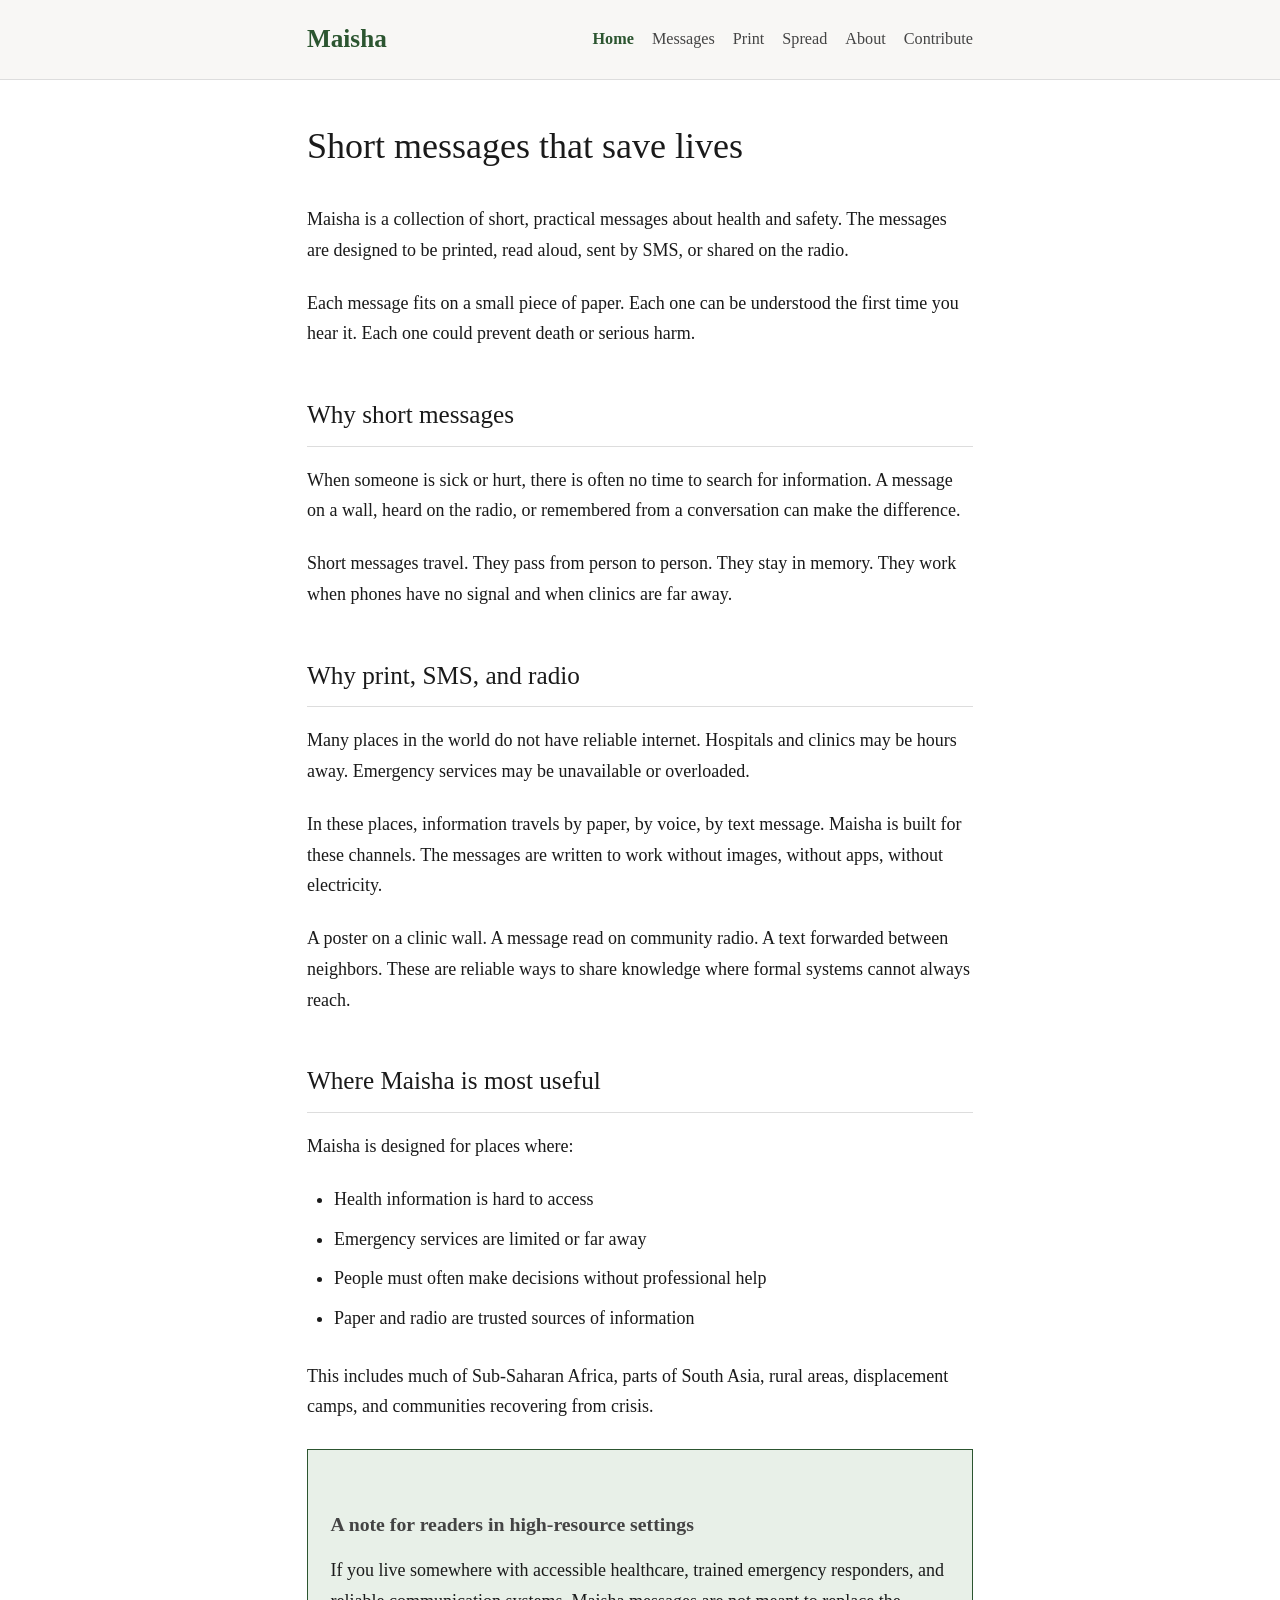
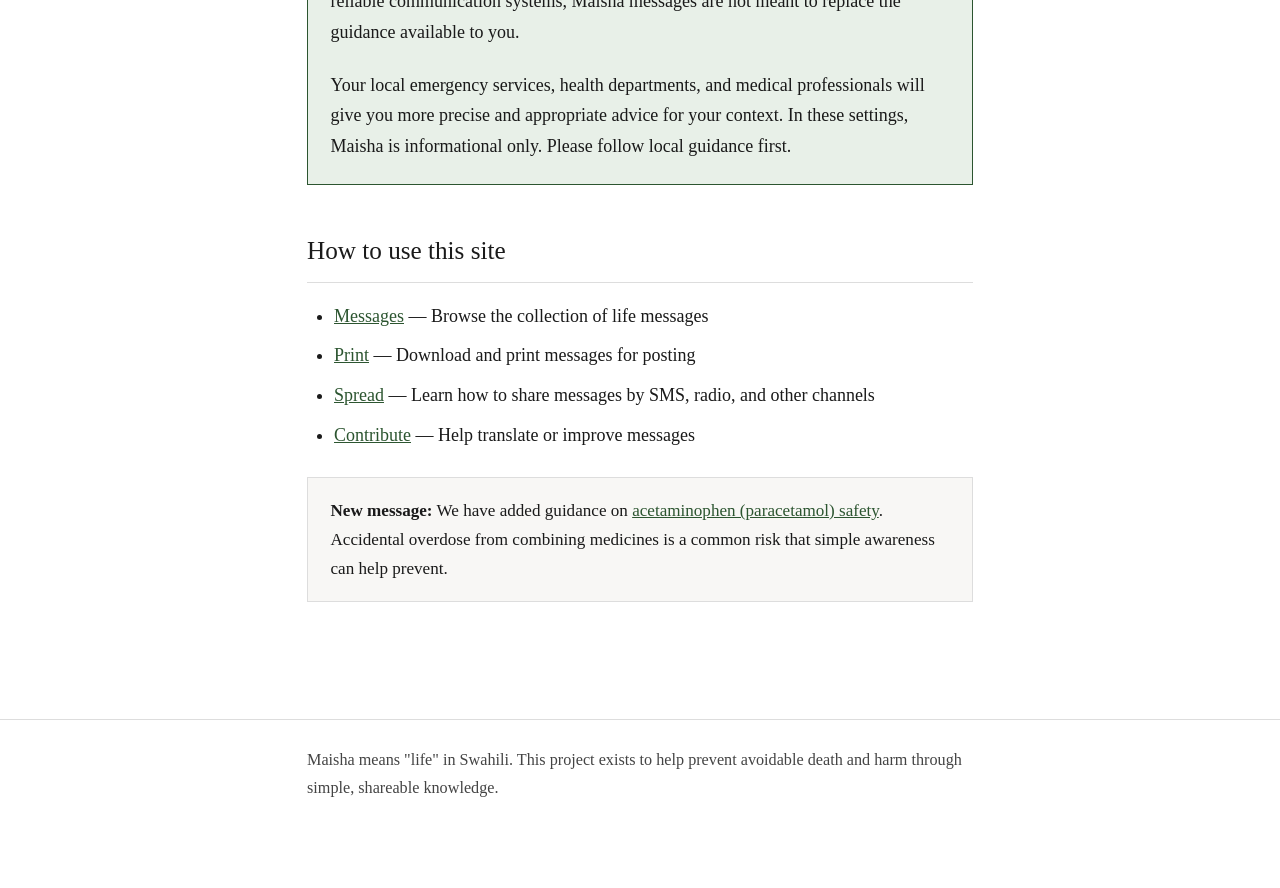
<file: index.html>
<!DOCTYPE html>
<html lang="en">
<head>
  <meta charset="UTF-8">
  <meta name="viewport" content="width=device-width, initial-scale=1.0">
  <title>Maisha - Life-Saving Messages</title>
  <link rel="stylesheet" href="styles.css">
</head>
<body>
  <nav>
    <div class="container">
      <a href="index.html" class="site-name">Maisha</a>
      <a href="index.html" class="active">Home</a>
      <a href="messages.html">Messages</a>
      <a href="print.html">Print</a>
      <a href="spread.html">Spread</a>
      <a href="about.html">About</a>
      <a href="contribute.html">Contribute</a>
    </div>
  </nav>

  <main class="container">
    <h1>Short messages that save lives</h1>

    <p>Maisha is a collection of short, practical messages about health and safety. The messages are designed to be printed, read aloud, sent by SMS, or shared on the radio.</p>

    <p>Each message fits on a small piece of paper. Each one can be understood the first time you hear it. Each one could prevent death or serious harm.</p>

    <h2>Why short messages</h2>

    <p>When someone is sick or hurt, there is often no time to search for information. A message on a wall, heard on the radio, or remembered from a conversation can make the difference.</p>

    <p>Short messages travel. They pass from person to person. They stay in memory. They work when phones have no signal and when clinics are far away.</p>

    <h2>Why print, SMS, and radio</h2>

    <p>Many places in the world do not have reliable internet. Hospitals and clinics may be hours away. Emergency services may be unavailable or overloaded.</p>

    <p>In these places, information travels by paper, by voice, by text message. Maisha is built for these channels. The messages are written to work without images, without apps, without electricity.</p>

    <p>A poster on a clinic wall. A message read on community radio. A text forwarded between neighbors. These are reliable ways to share knowledge where formal systems cannot always reach.</p>

    <h2>Where Maisha is most useful</h2>

    <p>Maisha is designed for places where:</p>

    <ul>
      <li>Health information is hard to access</li>
      <li>Emergency services are limited or far away</li>
      <li>People must often make decisions without professional help</li>
      <li>Paper and radio are trusted sources of information</li>
    </ul>

    <p>This includes much of Sub-Saharan Africa, parts of South Asia, rural areas, displacement camps, and communities recovering from crisis.</p>

    <div class="highlight-box">
      <h3>A note for readers in high-resource settings</h3>
      <p>If you live somewhere with accessible healthcare, trained emergency responders, and reliable communication systems, Maisha messages are not meant to replace the guidance available to you.</p>
      <p>Your local emergency services, health departments, and medical professionals will give you more precise and appropriate advice for your context. In these settings, Maisha is informational only. Please follow local guidance first.</p>
    </div>

    <h2>How to use this site</h2>

    <ul>
      <li><a href="messages.html">Messages</a> — Browse the collection of life messages</li>
      <li><a href="print.html">Print</a> — Download and print messages for posting</li>
      <li><a href="spread.html">Spread</a> — Learn how to share messages by SMS, radio, and other channels</li>
      <li><a href="contribute.html">Contribute</a> — Help translate or improve messages</li>
    </ul>

    <div class="note">
      <p><strong>New message:</strong> We have added guidance on <a href="acetaminophen.html">acetaminophen (paracetamol) safety</a>. Accidental overdose from combining medicines is a common risk that simple awareness can help prevent.</p>
    </div>

  </main>

  <footer>
    <div class="container">
      <p>Maisha means "life" in Swahili. This project exists to help prevent avoidable death and harm through simple, shareable knowledge.</p>
    </div>
  </footer>
</body>
</html>
</file>
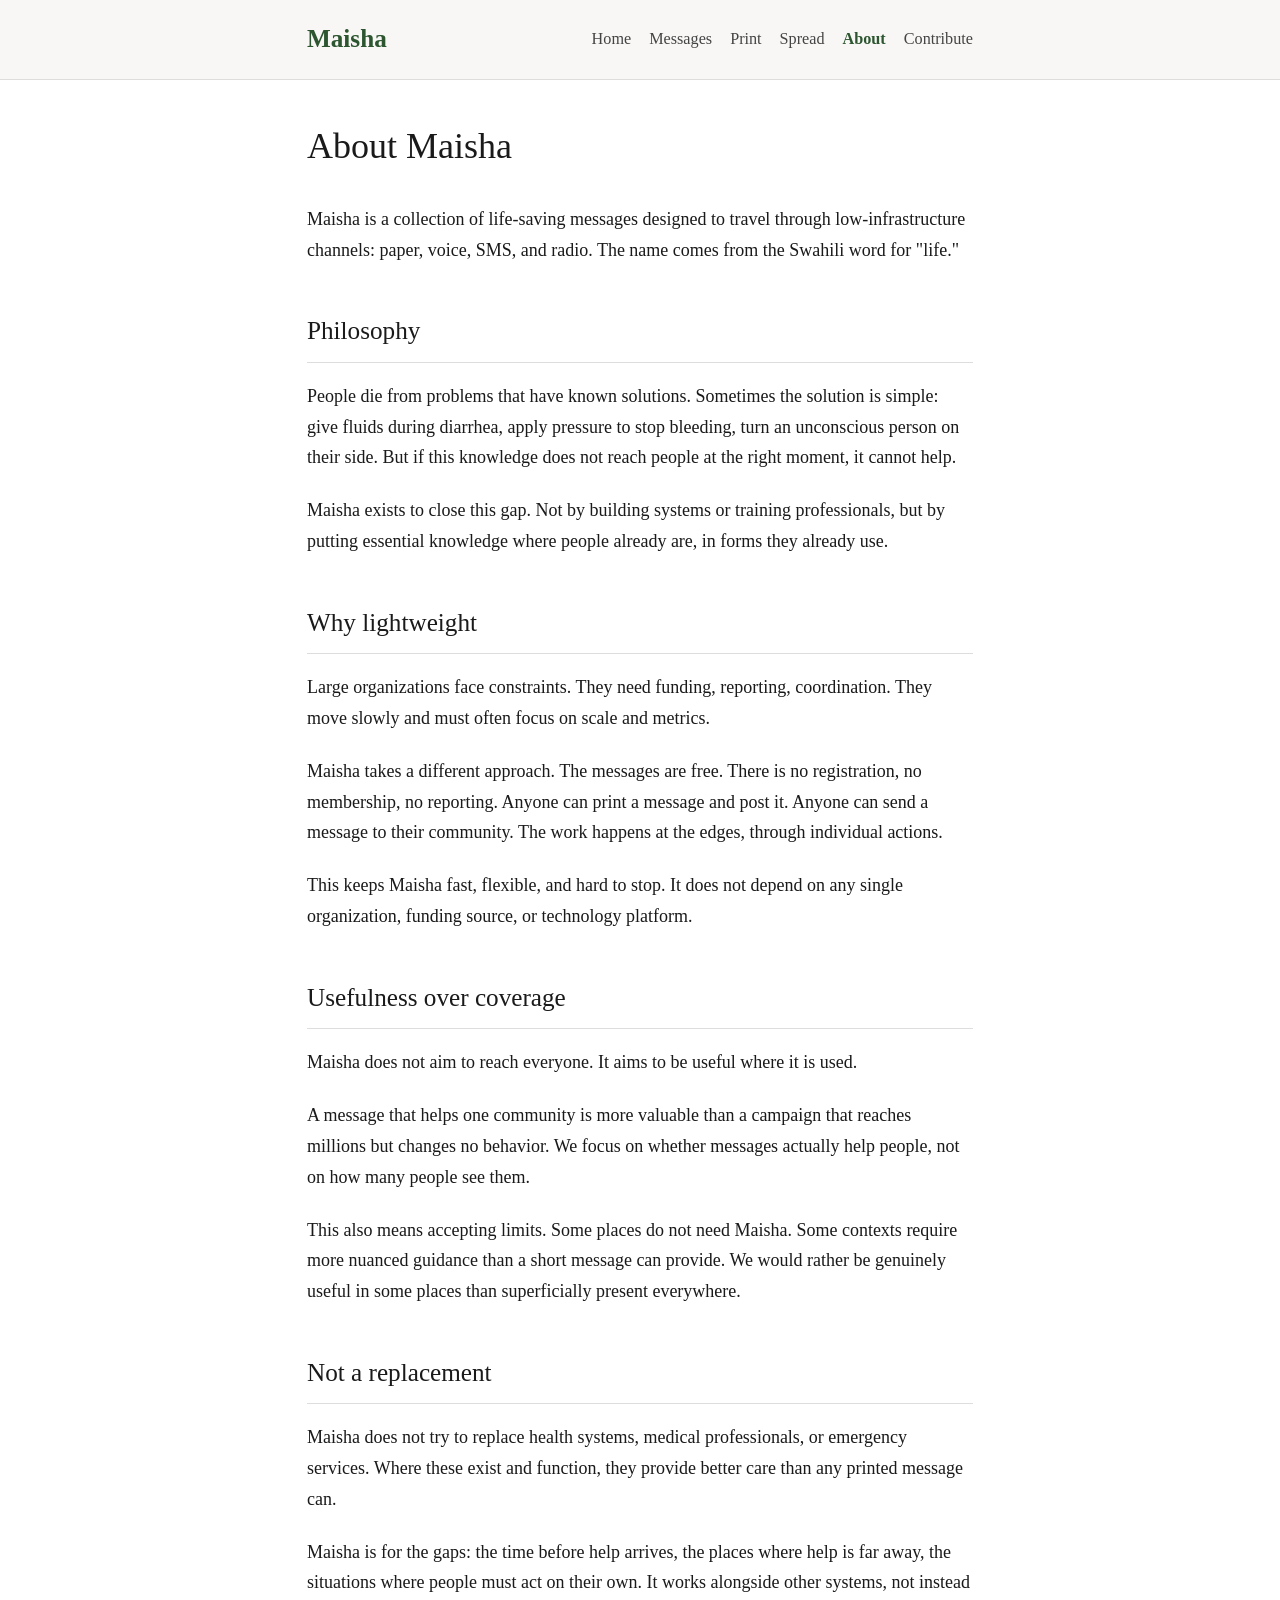
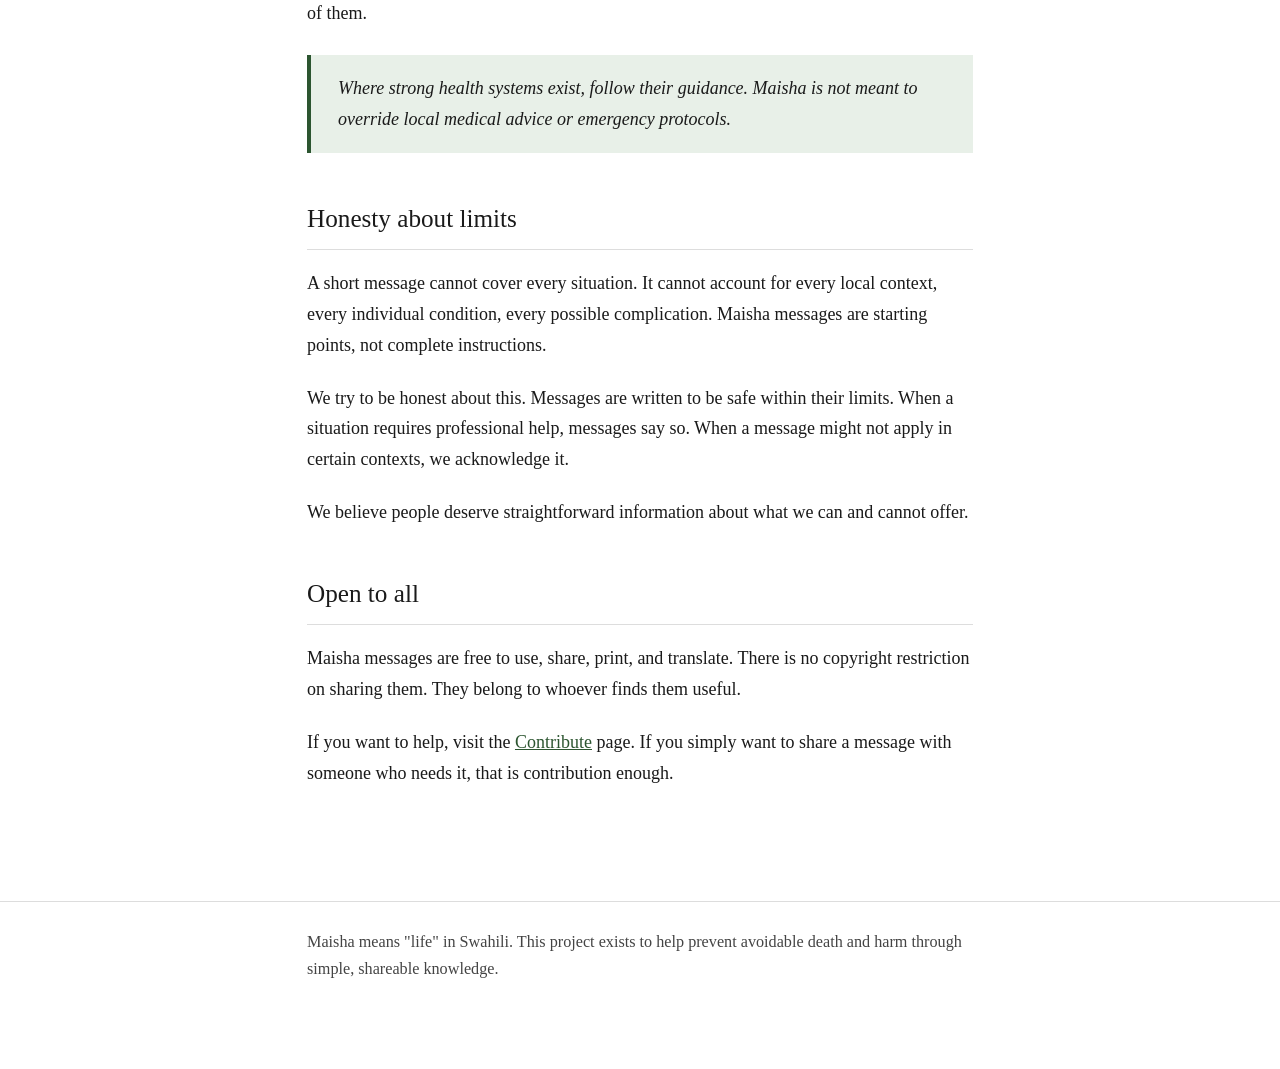
<file: about.html>
<!DOCTYPE html>
<html lang="en">
<head>
  <meta charset="UTF-8">
  <meta name="viewport" content="width=device-width, initial-scale=1.0">
  <title>About - Maisha</title>
  <link rel="stylesheet" href="styles.css">
</head>
<body>
  <nav>
    <div class="container">
      <a href="index.html" class="site-name">Maisha</a>
      <a href="index.html">Home</a>
      <a href="messages.html">Messages</a>
      <a href="print.html">Print</a>
      <a href="spread.html">Spread</a>
      <a href="about.html" class="active">About</a>
      <a href="contribute.html">Contribute</a>
    </div>
  </nav>

  <main class="container">
    <h1>About Maisha</h1>

    <p>Maisha is a collection of life-saving messages designed to travel through low-infrastructure channels: paper, voice, SMS, and radio. The name comes from the Swahili word for "life."</p>

    <h2>Philosophy</h2>

    <p>People die from problems that have known solutions. Sometimes the solution is simple: give fluids during diarrhea, apply pressure to stop bleeding, turn an unconscious person on their side. But if this knowledge does not reach people at the right moment, it cannot help.</p>

    <p>Maisha exists to close this gap. Not by building systems or training professionals, but by putting essential knowledge where people already are, in forms they already use.</p>

    <h2>Why lightweight</h2>

    <p>Large organizations face constraints. They need funding, reporting, coordination. They move slowly and must often focus on scale and metrics.</p>

    <p>Maisha takes a different approach. The messages are free. There is no registration, no membership, no reporting. Anyone can print a message and post it. Anyone can send a message to their community. The work happens at the edges, through individual actions.</p>

    <p>This keeps Maisha fast, flexible, and hard to stop. It does not depend on any single organization, funding source, or technology platform.</p>

    <h2>Usefulness over coverage</h2>

    <p>Maisha does not aim to reach everyone. It aims to be useful where it is used.</p>

    <p>A message that helps one community is more valuable than a campaign that reaches millions but changes no behavior. We focus on whether messages actually help people, not on how many people see them.</p>

    <p>This also means accepting limits. Some places do not need Maisha. Some contexts require more nuanced guidance than a short message can provide. We would rather be genuinely useful in some places than superficially present everywhere.</p>

    <h2>Not a replacement</h2>

    <p>Maisha does not try to replace health systems, medical professionals, or emergency services. Where these exist and function, they provide better care than any printed message can.</p>

    <p>Maisha is for the gaps: the time before help arrives, the places where help is far away, the situations where people must act on their own. It works alongside other systems, not instead of them.</p>

    <blockquote>
      <p>Where strong health systems exist, follow their guidance. Maisha is not meant to override local medical advice or emergency protocols.</p>
    </blockquote>

    <h2>Honesty about limits</h2>

    <p>A short message cannot cover every situation. It cannot account for every local context, every individual condition, every possible complication. Maisha messages are starting points, not complete instructions.</p>

    <p>We try to be honest about this. Messages are written to be safe within their limits. When a situation requires professional help, messages say so. When a message might not apply in certain contexts, we acknowledge it.</p>

    <p>We believe people deserve straightforward information about what we can and cannot offer.</p>

    <h2>Open to all</h2>

    <p>Maisha messages are free to use, share, print, and translate. There is no copyright restriction on sharing them. They belong to whoever finds them useful.</p>

    <p>If you want to help, visit the <a href="contribute.html">Contribute</a> page. If you simply want to share a message with someone who needs it, that is contribution enough.</p>

  </main>

  <footer>
    <div class="container">
      <p>Maisha means "life" in Swahili. This project exists to help prevent avoidable death and harm through simple, shareable knowledge.</p>
    </div>
  </footer>
</body>
</html>
</file>
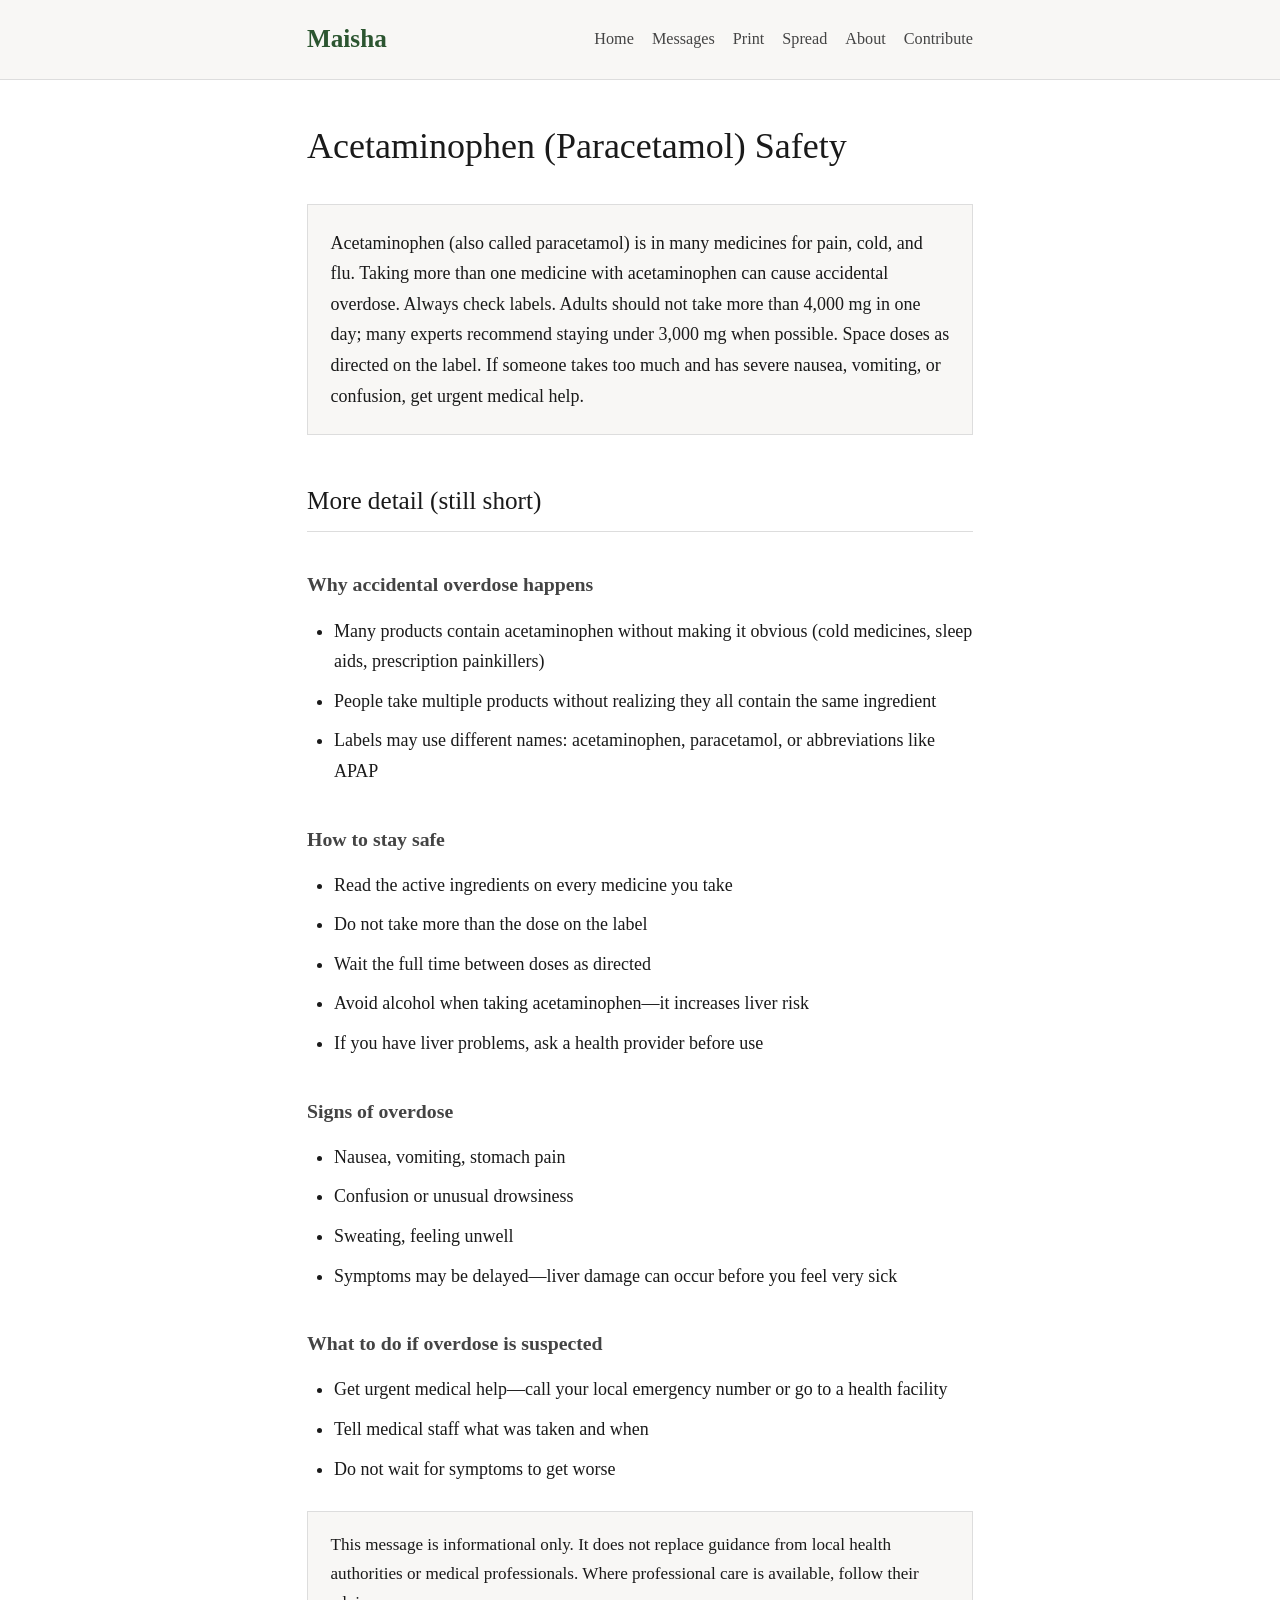
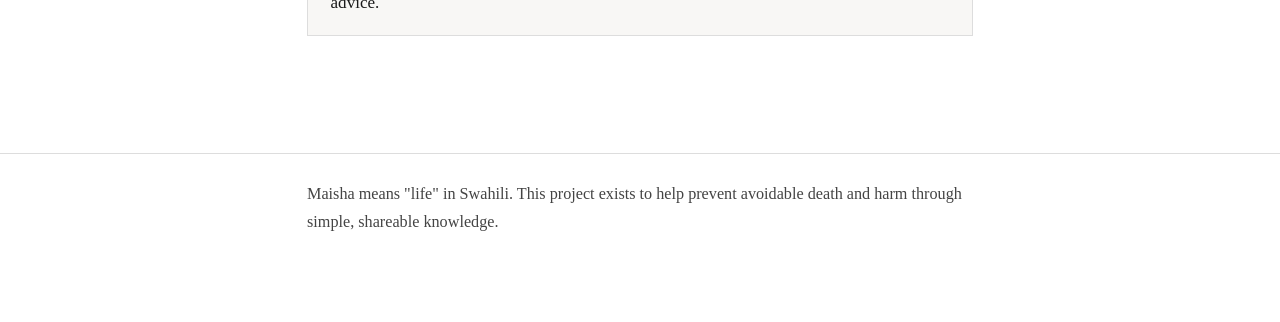
<file: acetaminophen.html>
<!DOCTYPE html>
<html lang="en">
<head>
  <meta charset="UTF-8">
  <meta name="viewport" content="width=device-width, initial-scale=1.0">
  <title>Acetaminophen (Paracetamol) Safety - Maisha</title>
  <link rel="stylesheet" href="styles.css">
</head>
<body>
  <nav>
    <div class="container">
      <a href="index.html" class="site-name">Maisha</a>
      <a href="index.html">Home</a>
      <a href="messages.html">Messages</a>
      <a href="print.html">Print</a>
      <a href="spread.html">Spread</a>
      <a href="about.html">About</a>
      <a href="contribute.html">Contribute</a>
    </div>
  </nav>

  <main class="container">
    <h1>Acetaminophen (Paracetamol) Safety</h1>

    <div class="message-card">
      <p>Acetaminophen (also called paracetamol) is in many medicines for pain, cold, and flu. Taking more than one medicine with acetaminophen can cause accidental overdose. Always check labels. Adults should not take more than 4,000 mg in one day; many experts recommend staying under 3,000 mg when possible. Space doses as directed on the label. If someone takes too much and has severe nausea, vomiting, or confusion, get urgent medical help.</p>
    </div>

    <h2>More detail (still short)</h2>

    <h3>Why accidental overdose happens</h3>
    <ul>
      <li>Many products contain acetaminophen without making it obvious (cold medicines, sleep aids, prescription painkillers)</li>
      <li>People take multiple products without realizing they all contain the same ingredient</li>
      <li>Labels may use different names: acetaminophen, paracetamol, or abbreviations like APAP</li>
    </ul>

    <h3>How to stay safe</h3>
    <ul>
      <li>Read the active ingredients on every medicine you take</li>
      <li>Do not take more than the dose on the label</li>
      <li>Wait the full time between doses as directed</li>
      <li>Avoid alcohol when taking acetaminophen—it increases liver risk</li>
      <li>If you have liver problems, ask a health provider before use</li>
    </ul>

    <h3>Signs of overdose</h3>
    <ul>
      <li>Nausea, vomiting, stomach pain</li>
      <li>Confusion or unusual drowsiness</li>
      <li>Sweating, feeling unwell</li>
      <li>Symptoms may be delayed—liver damage can occur before you feel very sick</li>
    </ul>

    <h3>What to do if overdose is suspected</h3>
    <ul>
      <li>Get urgent medical help—call your local emergency number or go to a health facility</li>
      <li>Tell medical staff what was taken and when</li>
      <li>Do not wait for symptoms to get worse</li>
    </ul>

    <div class="note">
      <p>This message is informational only. It does not replace guidance from local health authorities or medical professionals. Where professional care is available, follow their advice.</p>
    </div>

  </main>

  <footer>
    <div class="container">
      <p>Maisha means "life" in Swahili. This project exists to help prevent avoidable death and harm through simple, shareable knowledge.</p>
    </div>
  </footer>
</body>
</html>
</file>
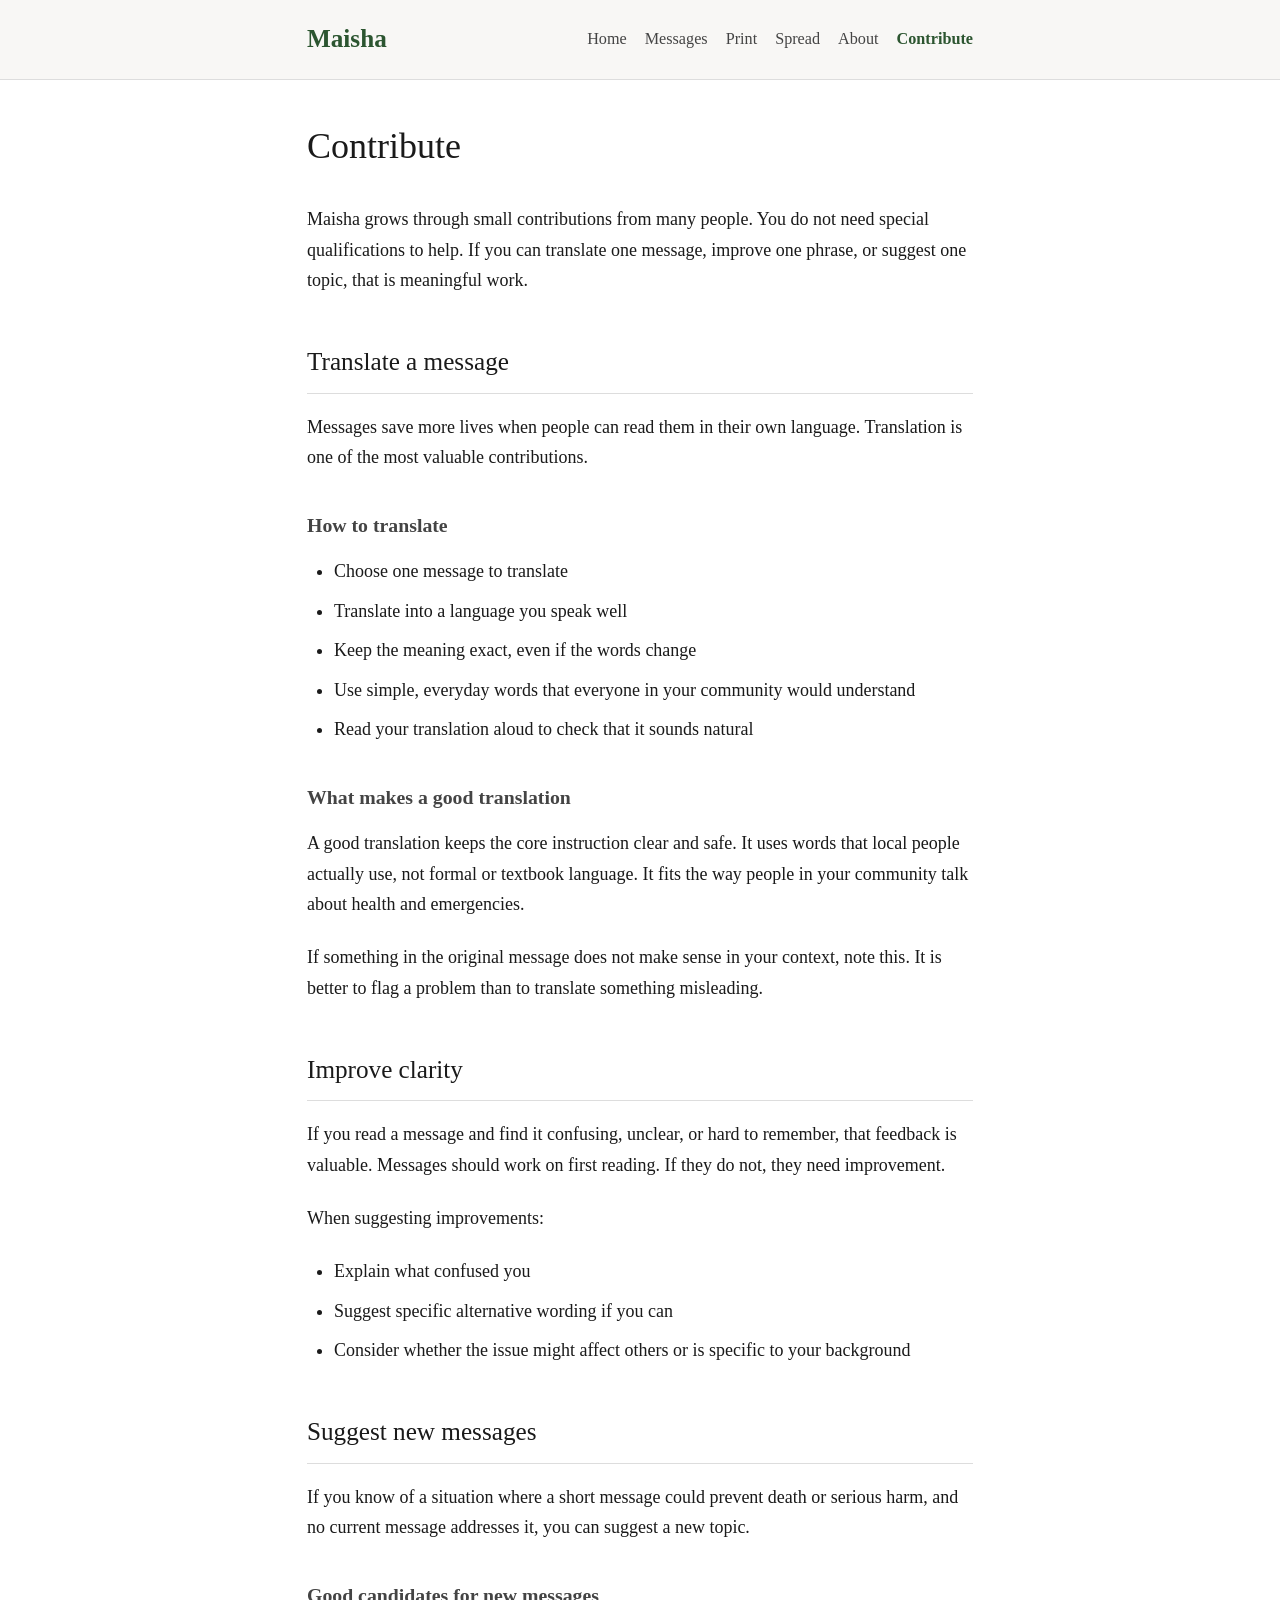
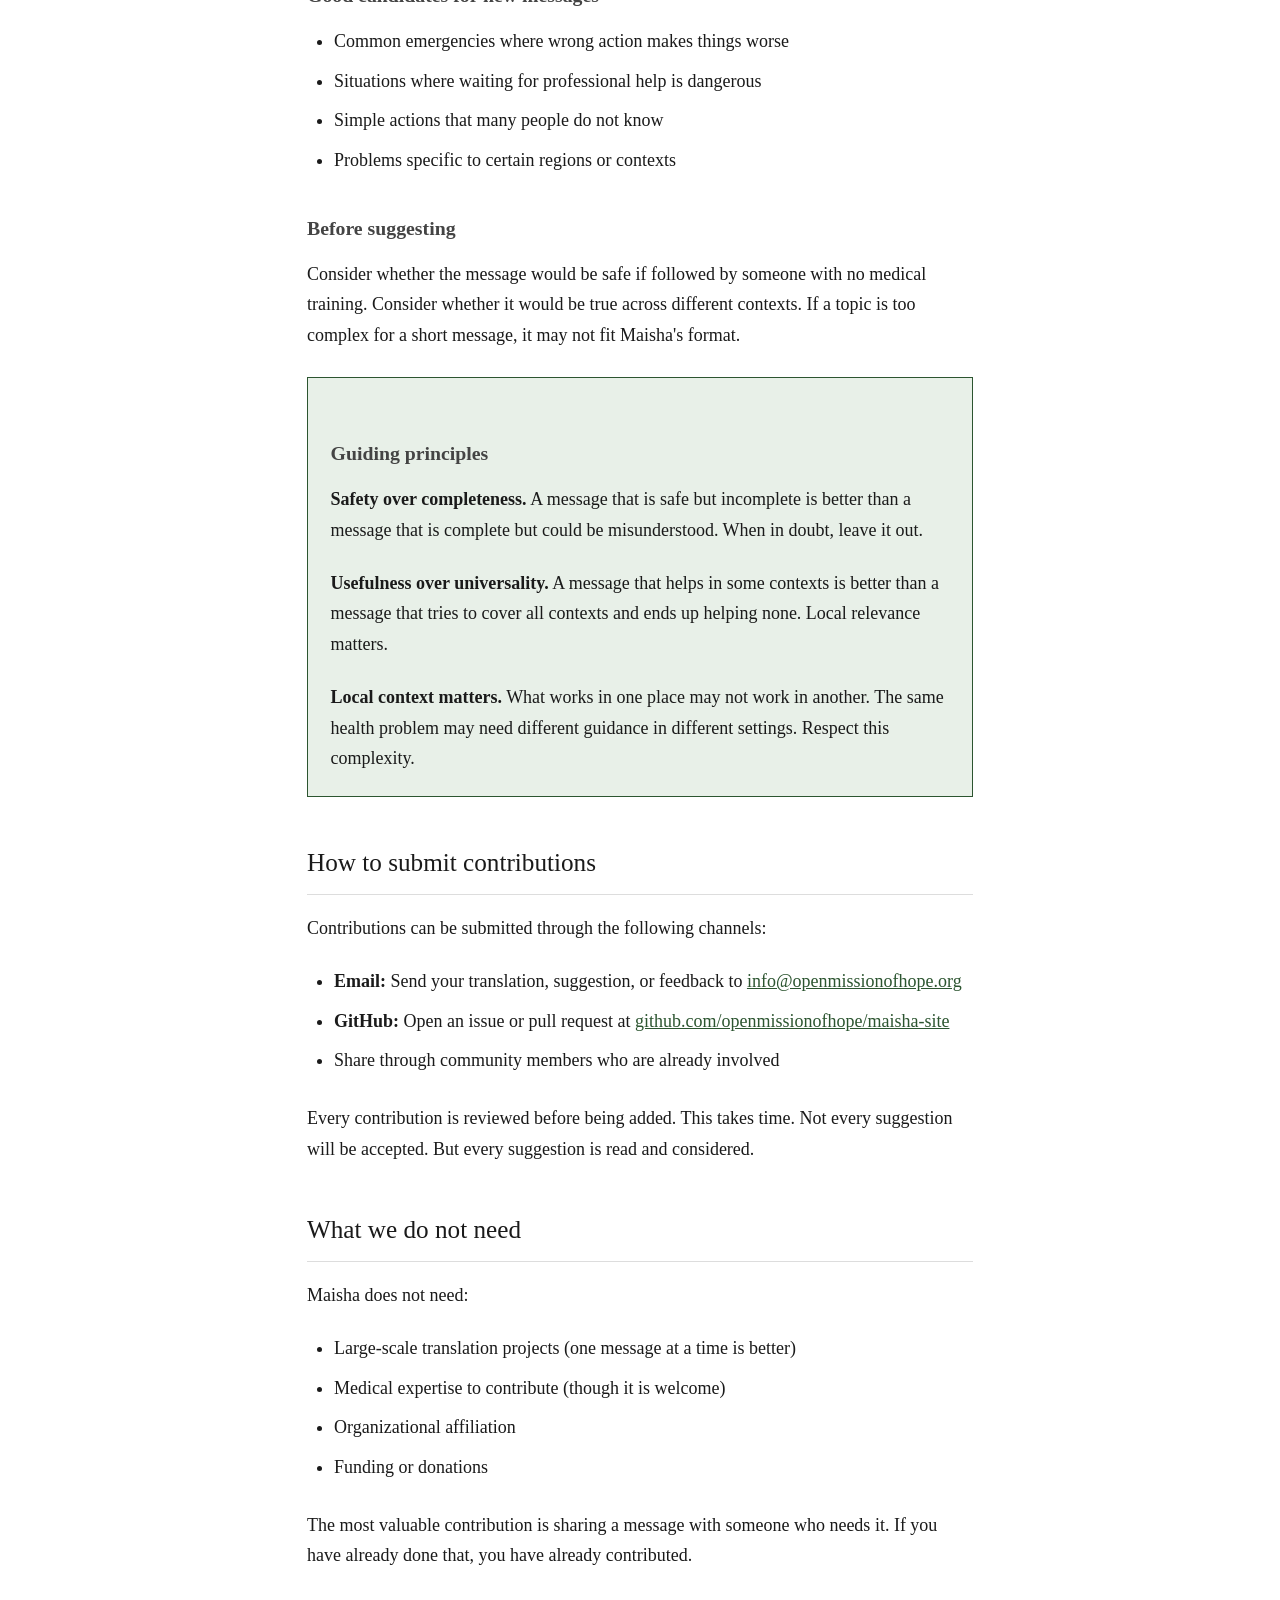
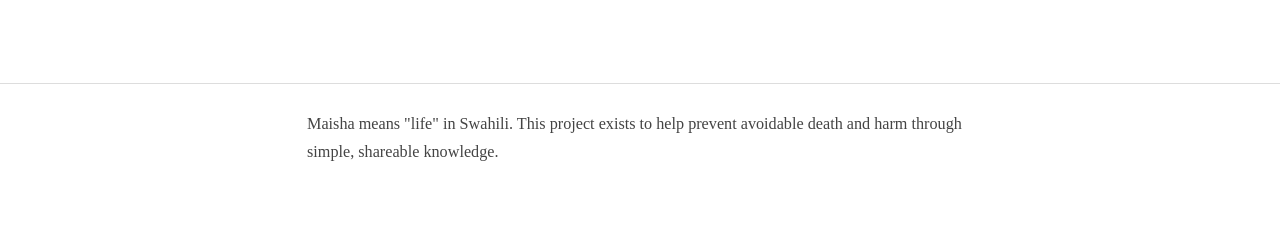
<file: contribute.html>
<!DOCTYPE html>
<html lang="en">
<head>
  <meta charset="UTF-8">
  <meta name="viewport" content="width=device-width, initial-scale=1.0">
  <title>Contribute - Maisha</title>
  <link rel="stylesheet" href="styles.css">
</head>
<body>
  <nav>
    <div class="container">
      <a href="index.html" class="site-name">Maisha</a>
      <a href="index.html">Home</a>
      <a href="messages.html">Messages</a>
      <a href="print.html">Print</a>
      <a href="spread.html">Spread</a>
      <a href="about.html">About</a>
      <a href="contribute.html" class="active">Contribute</a>
    </div>
  </nav>

  <main class="container">
    <h1>Contribute</h1>

    <p>Maisha grows through small contributions from many people. You do not need special qualifications to help. If you can translate one message, improve one phrase, or suggest one topic, that is meaningful work.</p>

    <h2>Translate a message</h2>

    <p>Messages save more lives when people can read them in their own language. Translation is one of the most valuable contributions.</p>

    <h3>How to translate</h3>

    <ul>
      <li>Choose one message to translate</li>
      <li>Translate into a language you speak well</li>
      <li>Keep the meaning exact, even if the words change</li>
      <li>Use simple, everyday words that everyone in your community would understand</li>
      <li>Read your translation aloud to check that it sounds natural</li>
    </ul>

    <h3>What makes a good translation</h3>

    <p>A good translation keeps the core instruction clear and safe. It uses words that local people actually use, not formal or textbook language. It fits the way people in your community talk about health and emergencies.</p>

    <p>If something in the original message does not make sense in your context, note this. It is better to flag a problem than to translate something misleading.</p>

    <h2>Improve clarity</h2>

    <p>If you read a message and find it confusing, unclear, or hard to remember, that feedback is valuable. Messages should work on first reading. If they do not, they need improvement.</p>

    <p>When suggesting improvements:</p>

    <ul>
      <li>Explain what confused you</li>
      <li>Suggest specific alternative wording if you can</li>
      <li>Consider whether the issue might affect others or is specific to your background</li>
    </ul>

    <h2>Suggest new messages</h2>

    <p>If you know of a situation where a short message could prevent death or serious harm, and no current message addresses it, you can suggest a new topic.</p>

    <h3>Good candidates for new messages</h3>

    <ul>
      <li>Common emergencies where wrong action makes things worse</li>
      <li>Situations where waiting for professional help is dangerous</li>
      <li>Simple actions that many people do not know</li>
      <li>Problems specific to certain regions or contexts</li>
    </ul>

    <h3>Before suggesting</h3>

    <p>Consider whether the message would be safe if followed by someone with no medical training. Consider whether it would be true across different contexts. If a topic is too complex for a short message, it may not fit Maisha's format.</p>

    <div class="highlight-box">
      <h3>Guiding principles</h3>
      <p><strong>Safety over completeness.</strong> A message that is safe but incomplete is better than a message that is complete but could be misunderstood. When in doubt, leave it out.</p>
      <p><strong>Usefulness over universality.</strong> A message that helps in some contexts is better than a message that tries to cover all contexts and ends up helping none. Local relevance matters.</p>
      <p><strong>Local context matters.</strong> What works in one place may not work in another. The same health problem may need different guidance in different settings. Respect this complexity.</p>
    </div>

    <h2>How to submit contributions</h2>

    <p>Contributions can be submitted through the following channels:</p>

    <ul>
      <li><strong>Email:</strong> Send your translation, suggestion, or feedback to <a href="mailto:info@openmissionofhope.org">info@openmissionofhope.org</a></li>
      <li><strong>GitHub:</strong> Open an issue or pull request at <a href="https://github.com/openmissionofhope/maisha-site">github.com/openmissionofhope/maisha-site</a></li>
      <li>Share through community members who are already involved</li>
    </ul>

    <p>Every contribution is reviewed before being added. This takes time. Not every suggestion will be accepted. But every suggestion is read and considered.</p>

    <h2>What we do not need</h2>

    <p>Maisha does not need:</p>

    <ul>
      <li>Large-scale translation projects (one message at a time is better)</li>
      <li>Medical expertise to contribute (though it is welcome)</li>
      <li>Organizational affiliation</li>
      <li>Funding or donations</li>
    </ul>

    <p>The most valuable contribution is sharing a message with someone who needs it. If you have already done that, you have already contributed.</p>

  </main>

  <footer>
    <div class="container">
      <p>Maisha means "life" in Swahili. This project exists to help prevent avoidable death and harm through simple, shareable knowledge.</p>
    </div>
  </footer>
</body>
</html>
</file>
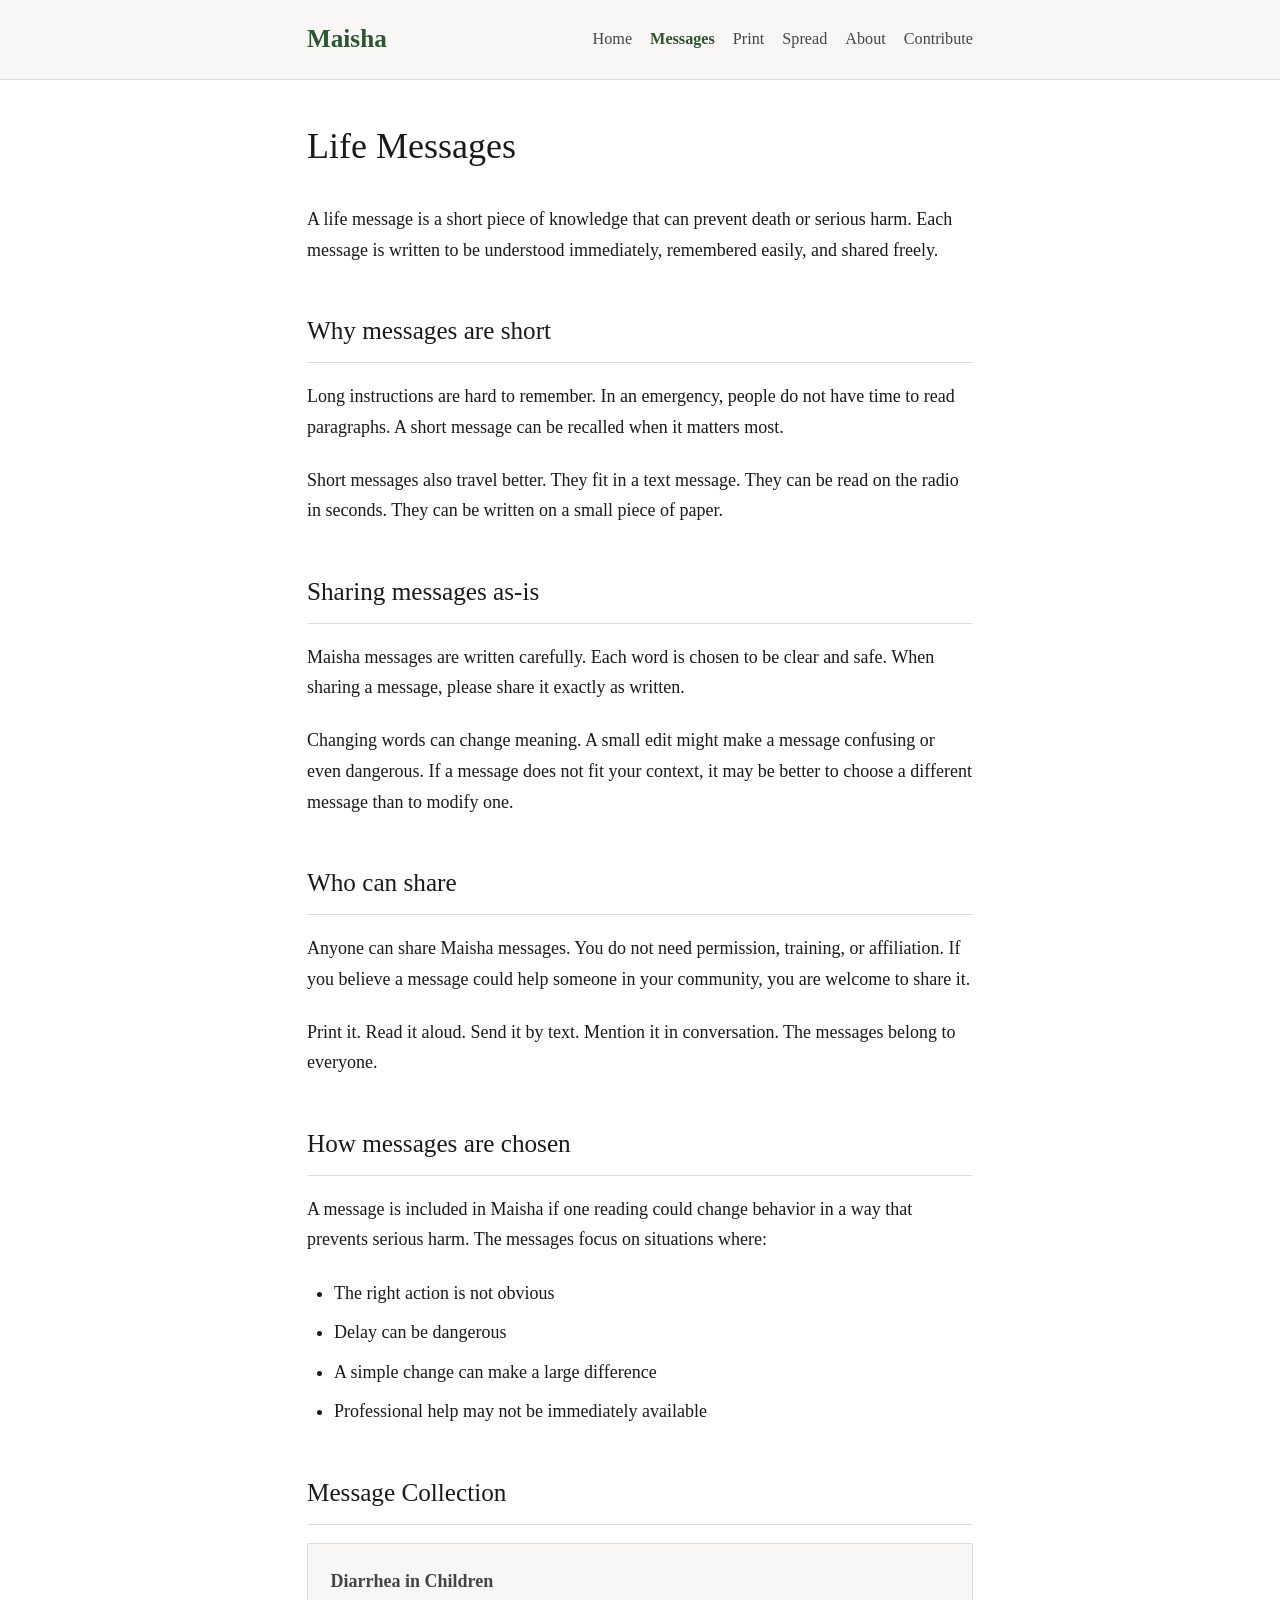
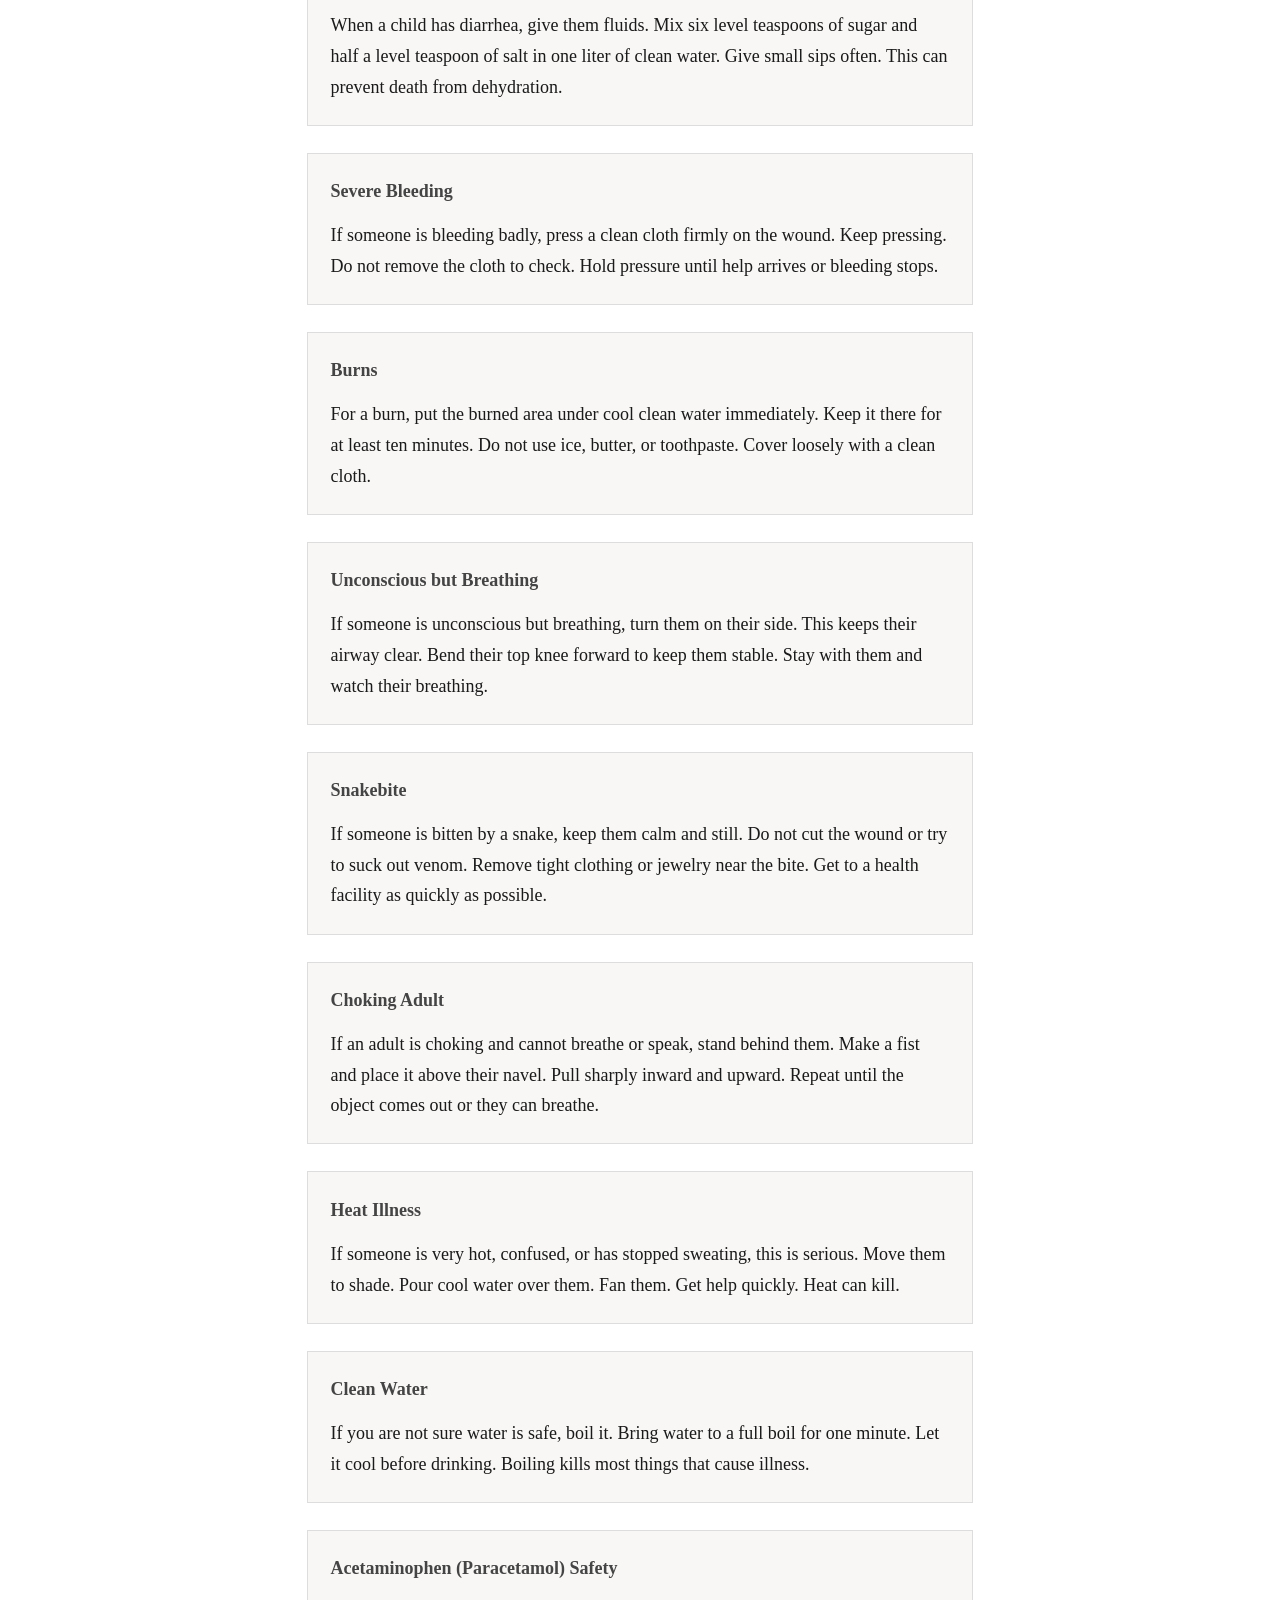
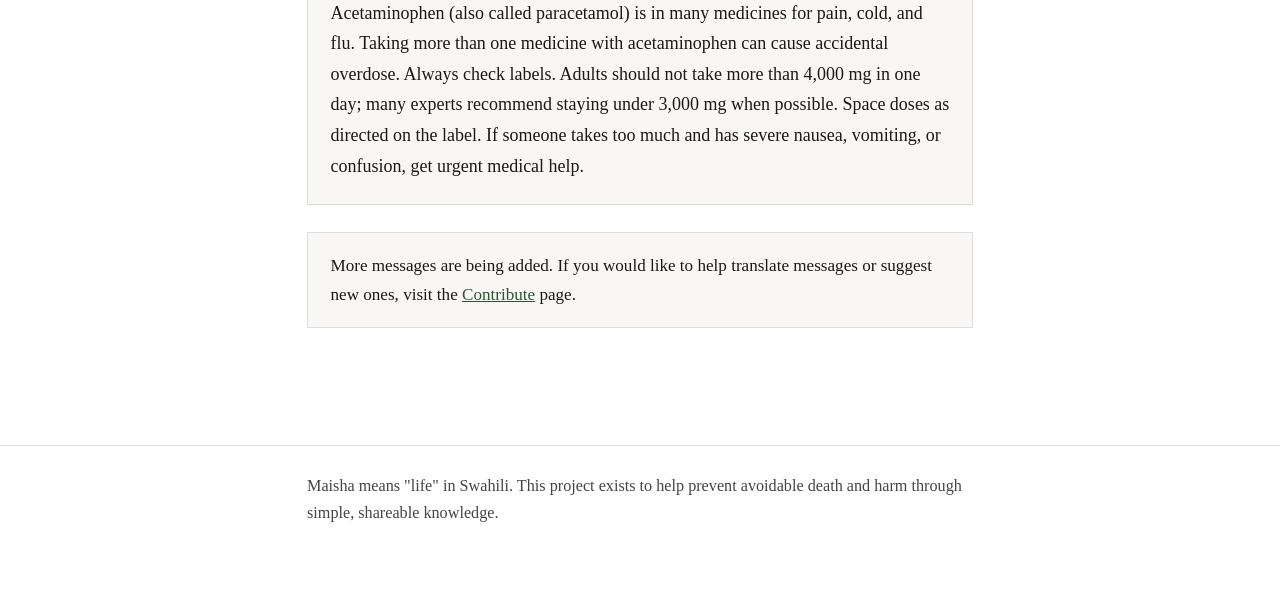
<file: messages.html>
<!DOCTYPE html>
<html lang="en">
<head>
  <meta charset="UTF-8">
  <meta name="viewport" content="width=device-width, initial-scale=1.0">
  <title>Life Messages - Maisha</title>
  <link rel="stylesheet" href="styles.css">
</head>
<body>
  <nav>
    <div class="container">
      <a href="index.html" class="site-name">Maisha</a>
      <a href="index.html">Home</a>
      <a href="messages.html" class="active">Messages</a>
      <a href="print.html">Print</a>
      <a href="spread.html">Spread</a>
      <a href="about.html">About</a>
      <a href="contribute.html">Contribute</a>
    </div>
  </nav>

  <main class="container">
    <h1>Life Messages</h1>

    <p>A life message is a short piece of knowledge that can prevent death or serious harm. Each message is written to be understood immediately, remembered easily, and shared freely.</p>

    <h2>Why messages are short</h2>

    <p>Long instructions are hard to remember. In an emergency, people do not have time to read paragraphs. A short message can be recalled when it matters most.</p>

    <p>Short messages also travel better. They fit in a text message. They can be read on the radio in seconds. They can be written on a small piece of paper.</p>

    <h2>Sharing messages as-is</h2>

    <p>Maisha messages are written carefully. Each word is chosen to be clear and safe. When sharing a message, please share it exactly as written.</p>

    <p>Changing words can change meaning. A small edit might make a message confusing or even dangerous. If a message does not fit your context, it may be better to choose a different message than to modify one.</p>

    <h2>Who can share</h2>

    <p>Anyone can share Maisha messages. You do not need permission, training, or affiliation. If you believe a message could help someone in your community, you are welcome to share it.</p>

    <p>Print it. Read it aloud. Send it by text. Mention it in conversation. The messages belong to everyone.</p>

    <h2>How messages are chosen</h2>

    <p>A message is included in Maisha if one reading could change behavior in a way that prevents serious harm. The messages focus on situations where:</p>

    <ul>
      <li>The right action is not obvious</li>
      <li>Delay can be dangerous</li>
      <li>A simple change can make a large difference</li>
      <li>Professional help may not be immediately available</li>
    </ul>

    <h2>Message Collection</h2>

    <div class="message-card">
      <h3>Diarrhea in Children</h3>
      <p>When a child has diarrhea, give them fluids. Mix six level teaspoons of sugar and half a level teaspoon of salt in one liter of clean water. Give small sips often. This can prevent death from dehydration.</p>
    </div>

    <div class="message-card">
      <h3>Severe Bleeding</h3>
      <p>If someone is bleeding badly, press a clean cloth firmly on the wound. Keep pressing. Do not remove the cloth to check. Hold pressure until help arrives or bleeding stops.</p>
    </div>

    <div class="message-card">
      <h3>Burns</h3>
      <p>For a burn, put the burned area under cool clean water immediately. Keep it there for at least ten minutes. Do not use ice, butter, or toothpaste. Cover loosely with a clean cloth.</p>
    </div>

    <div class="message-card">
      <h3>Unconscious but Breathing</h3>
      <p>If someone is unconscious but breathing, turn them on their side. This keeps their airway clear. Bend their top knee forward to keep them stable. Stay with them and watch their breathing.</p>
    </div>

    <div class="message-card">
      <h3>Snakebite</h3>
      <p>If someone is bitten by a snake, keep them calm and still. Do not cut the wound or try to suck out venom. Remove tight clothing or jewelry near the bite. Get to a health facility as quickly as possible.</p>
    </div>

    <div class="message-card">
      <h3>Choking Adult</h3>
      <p>If an adult is choking and cannot breathe or speak, stand behind them. Make a fist and place it above their navel. Pull sharply inward and upward. Repeat until the object comes out or they can breathe.</p>
    </div>

    <div class="message-card">
      <h3>Heat Illness</h3>
      <p>If someone is very hot, confused, or has stopped sweating, this is serious. Move them to shade. Pour cool water over them. Fan them. Get help quickly. Heat can kill.</p>
    </div>

    <div class="message-card">
      <h3>Clean Water</h3>
      <p>If you are not sure water is safe, boil it. Bring water to a full boil for one minute. Let it cool before drinking. Boiling kills most things that cause illness.</p>
    </div>

    <div class="message-card" id="acetaminophen">
      <h3>Acetaminophen (Paracetamol) Safety</h3>
      <p>Acetaminophen (also called paracetamol) is in many medicines for pain, cold, and flu. Taking more than one medicine with acetaminophen can cause accidental overdose. Always check labels. Adults should not take more than 4,000 mg in one day; many experts recommend staying under 3,000 mg when possible. Space doses as directed on the label. If someone takes too much and has severe nausea, vomiting, or confusion, get urgent medical help.</p>
    </div>

    <div class="note">
      <p>More messages are being added. If you would like to help translate messages or suggest new ones, visit the <a href="contribute.html">Contribute</a> page.</p>
    </div>

  </main>

  <footer>
    <div class="container">
      <p>Maisha means "life" in Swahili. This project exists to help prevent avoidable death and harm through simple, shareable knowledge.</p>
    </div>
  </footer>
</body>
</html>
</file>
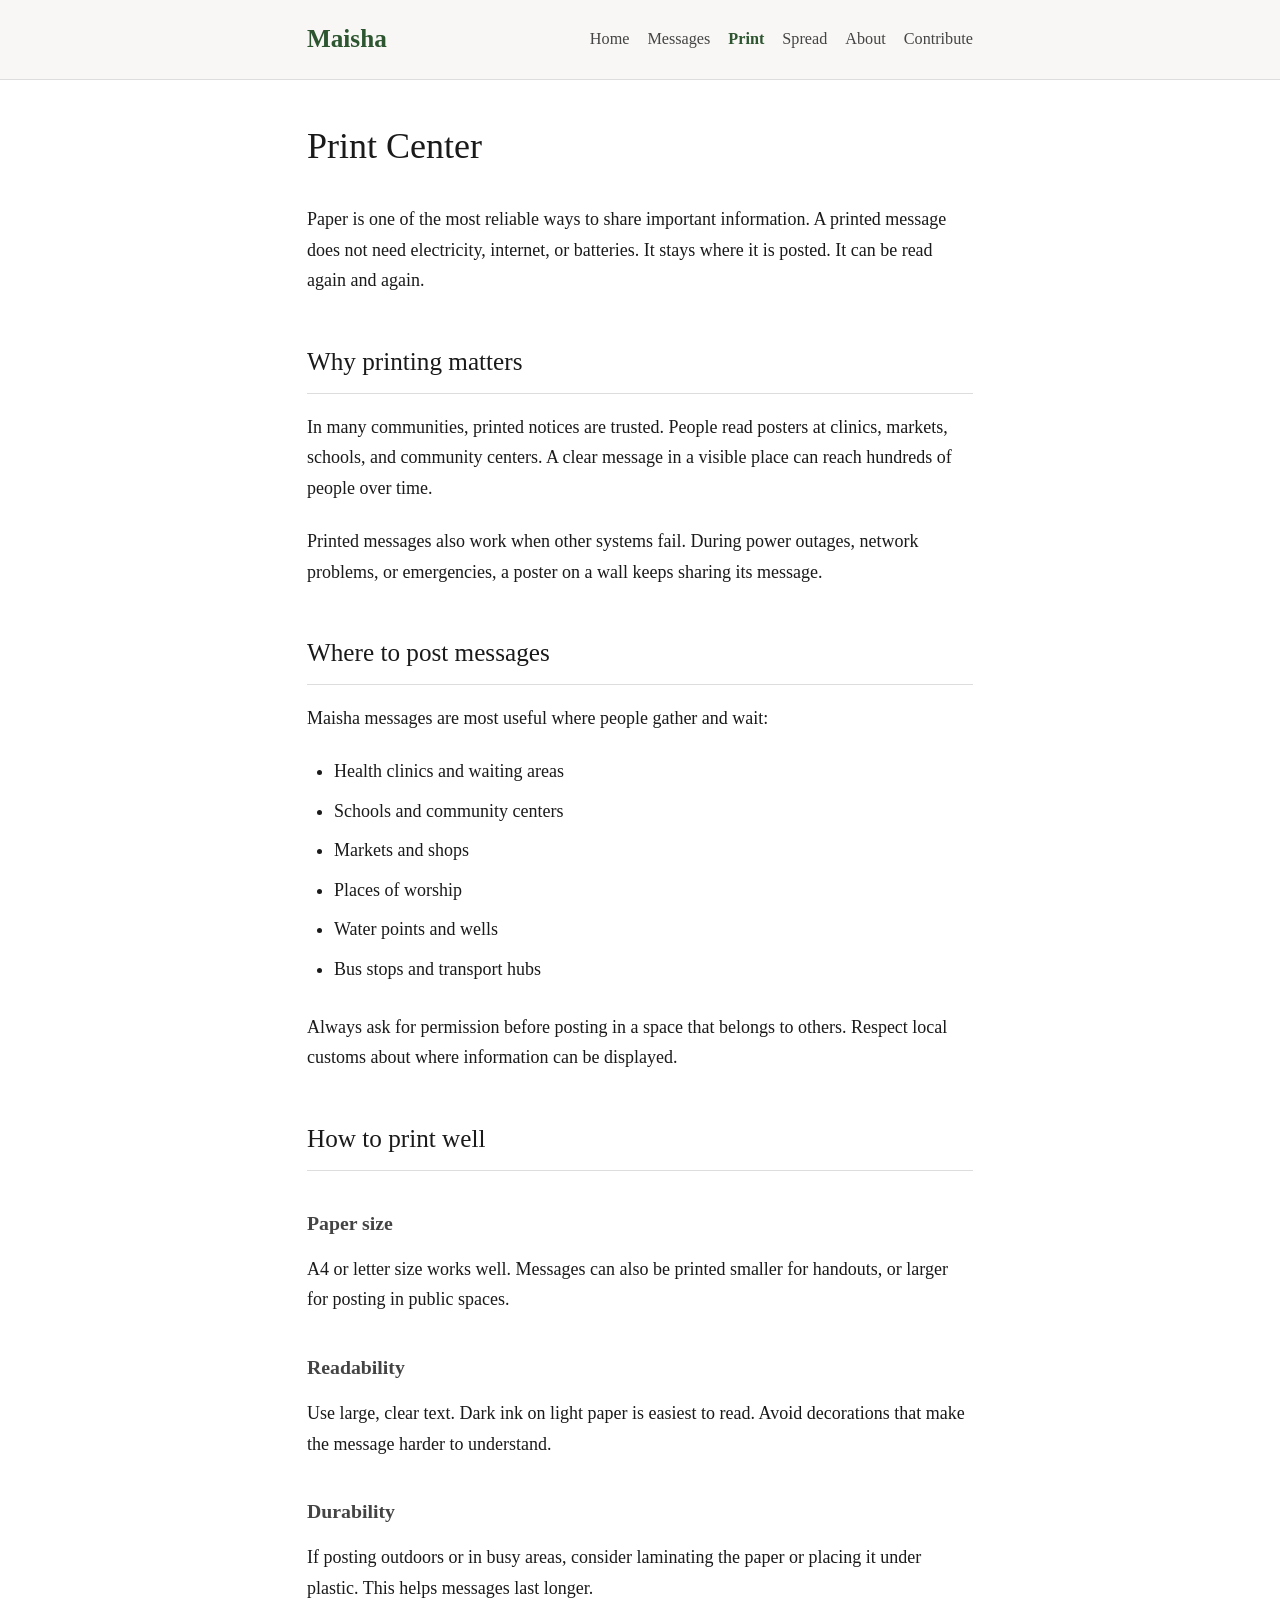
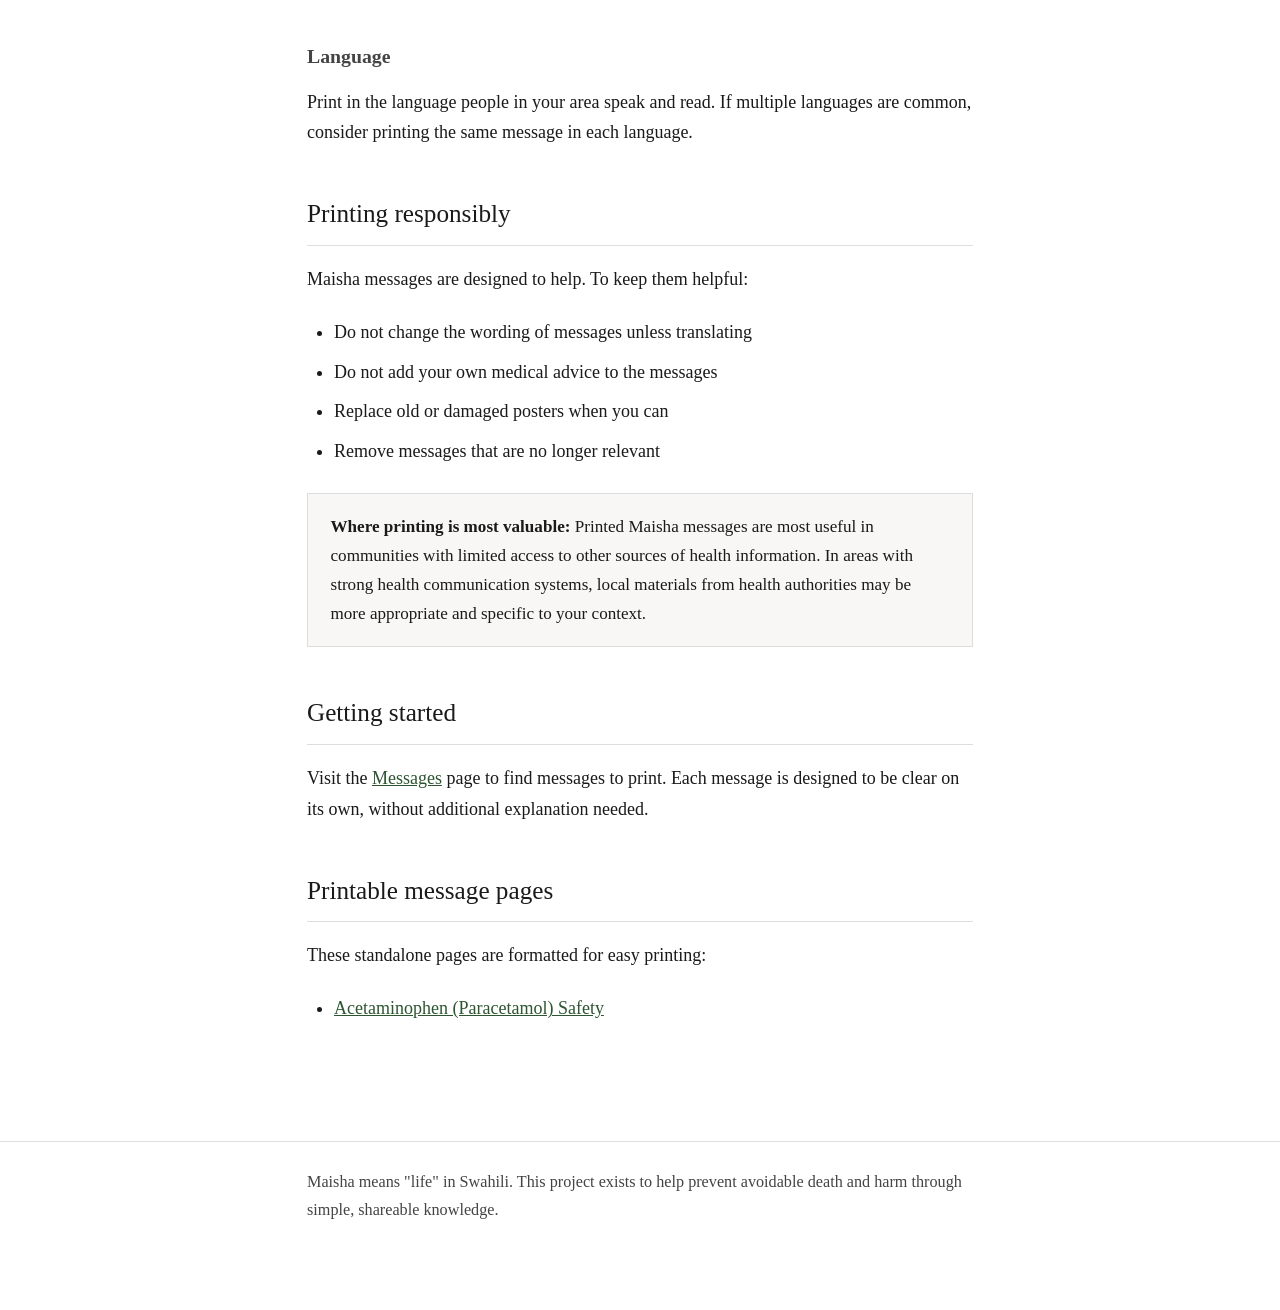
<file: print.html>
<!DOCTYPE html>
<html lang="en">
<head>
  <meta charset="UTF-8">
  <meta name="viewport" content="width=device-width, initial-scale=1.0">
  <title>Print Center - Maisha</title>
  <link rel="stylesheet" href="styles.css">
</head>
<body>
  <nav>
    <div class="container">
      <a href="index.html" class="site-name">Maisha</a>
      <a href="index.html">Home</a>
      <a href="messages.html">Messages</a>
      <a href="print.html" class="active">Print</a>
      <a href="spread.html">Spread</a>
      <a href="about.html">About</a>
      <a href="contribute.html">Contribute</a>
    </div>
  </nav>

  <main class="container">
    <h1>Print Center</h1>

    <p>Paper is one of the most reliable ways to share important information. A printed message does not need electricity, internet, or batteries. It stays where it is posted. It can be read again and again.</p>

    <h2>Why printing matters</h2>

    <p>In many communities, printed notices are trusted. People read posters at clinics, markets, schools, and community centers. A clear message in a visible place can reach hundreds of people over time.</p>

    <p>Printed messages also work when other systems fail. During power outages, network problems, or emergencies, a poster on a wall keeps sharing its message.</p>

    <h2>Where to post messages</h2>

    <p>Maisha messages are most useful where people gather and wait:</p>

    <ul>
      <li>Health clinics and waiting areas</li>
      <li>Schools and community centers</li>
      <li>Markets and shops</li>
      <li>Places of worship</li>
      <li>Water points and wells</li>
      <li>Bus stops and transport hubs</li>
    </ul>

    <p>Always ask for permission before posting in a space that belongs to others. Respect local customs about where information can be displayed.</p>

    <h2>How to print well</h2>

    <h3>Paper size</h3>
    <p>A4 or letter size works well. Messages can also be printed smaller for handouts, or larger for posting in public spaces.</p>

    <h3>Readability</h3>
    <p>Use large, clear text. Dark ink on light paper is easiest to read. Avoid decorations that make the message harder to understand.</p>

    <h3>Durability</h3>
    <p>If posting outdoors or in busy areas, consider laminating the paper or placing it under plastic. This helps messages last longer.</p>

    <h3>Language</h3>
    <p>Print in the language people in your area speak and read. If multiple languages are common, consider printing the same message in each language.</p>

    <h2>Printing responsibly</h2>

    <p>Maisha messages are designed to help. To keep them helpful:</p>

    <ul>
      <li>Do not change the wording of messages unless translating</li>
      <li>Do not add your own medical advice to the messages</li>
      <li>Replace old or damaged posters when you can</li>
      <li>Remove messages that are no longer relevant</li>
    </ul>

    <div class="note">
      <p><strong>Where printing is most valuable:</strong> Printed Maisha messages are most useful in communities with limited access to other sources of health information. In areas with strong health communication systems, local materials from health authorities may be more appropriate and specific to your context.</p>
    </div>

    <h2>Getting started</h2>

    <p>Visit the <a href="messages.html">Messages</a> page to find messages to print. Each message is designed to be clear on its own, without additional explanation needed.</p>

    <h2>Printable message pages</h2>

    <p>These standalone pages are formatted for easy printing:</p>

    <ul>
      <li><a href="acetaminophen.html">Acetaminophen (Paracetamol) Safety</a></li>
    </ul>

  </main>

  <footer>
    <div class="container">
      <p>Maisha means "life" in Swahili. This project exists to help prevent avoidable death and harm through simple, shareable knowledge.</p>
    </div>
  </footer>
</body>
</html>
</file>
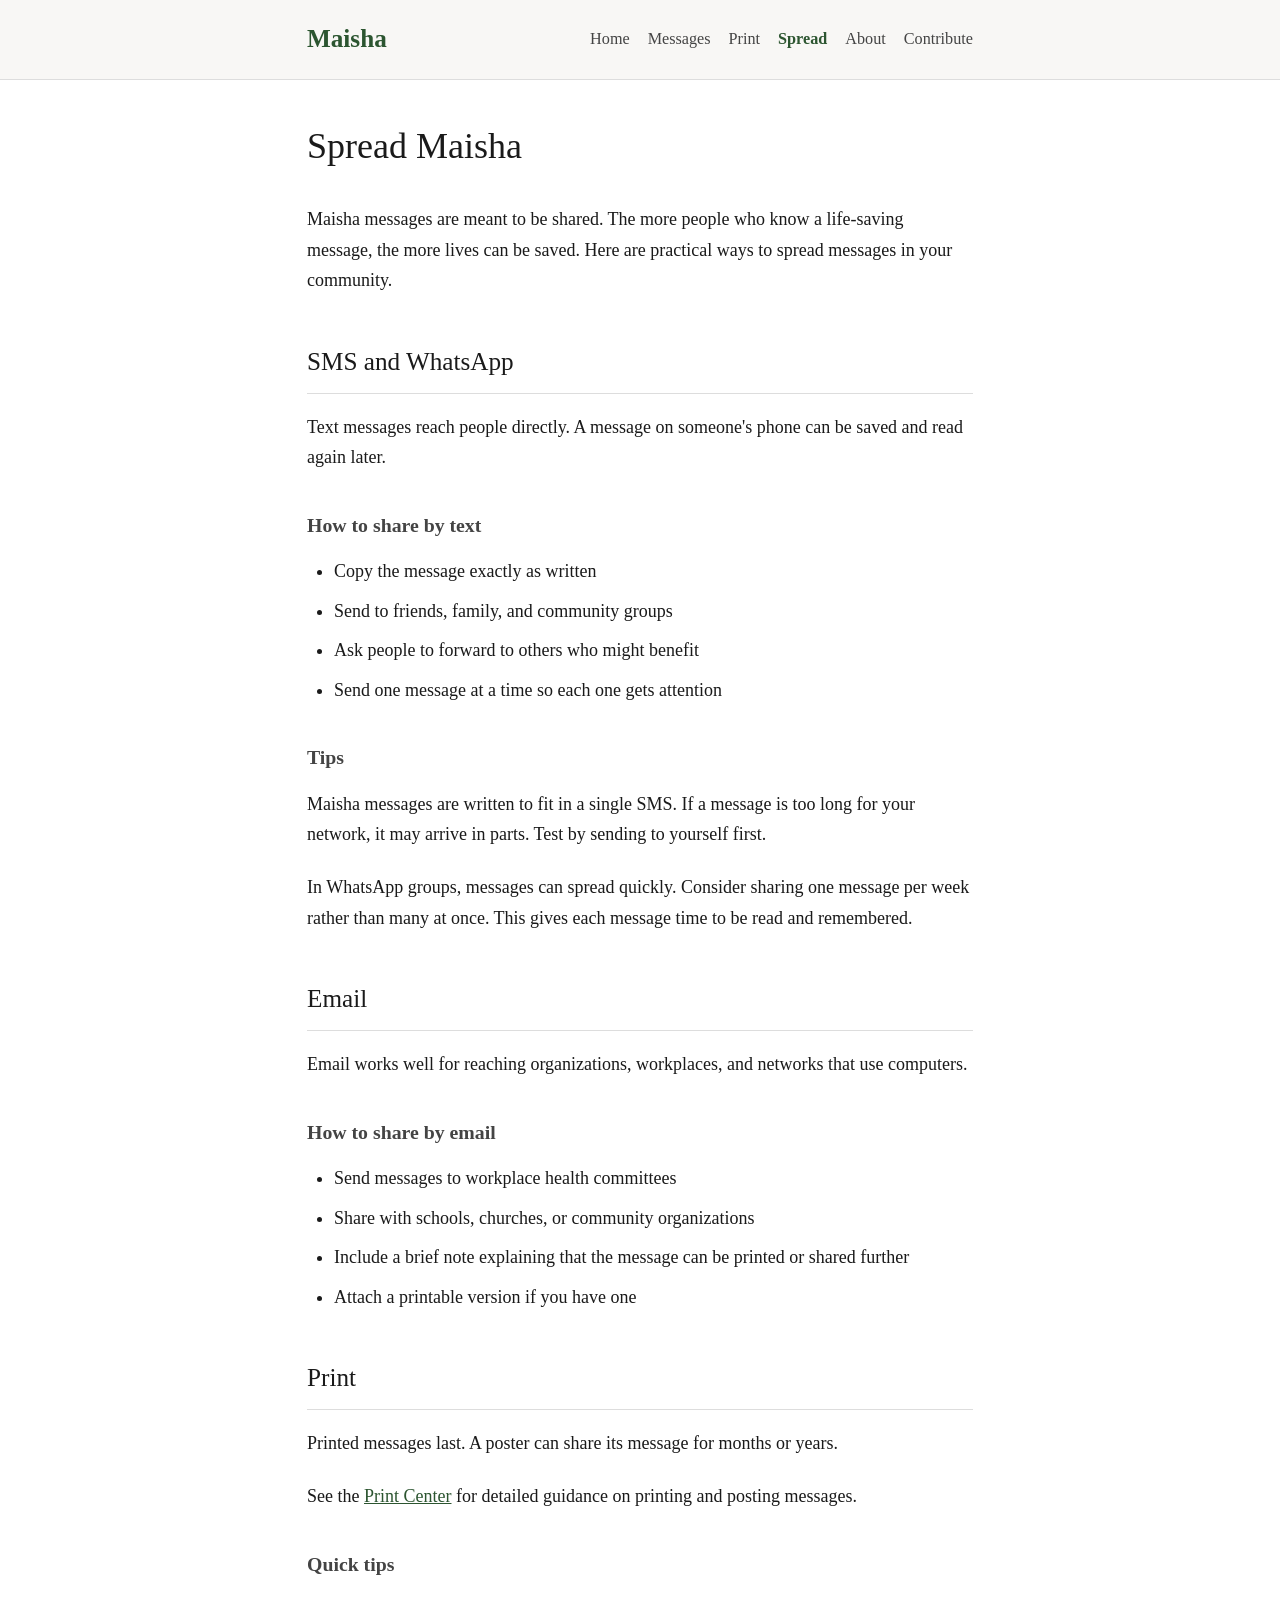
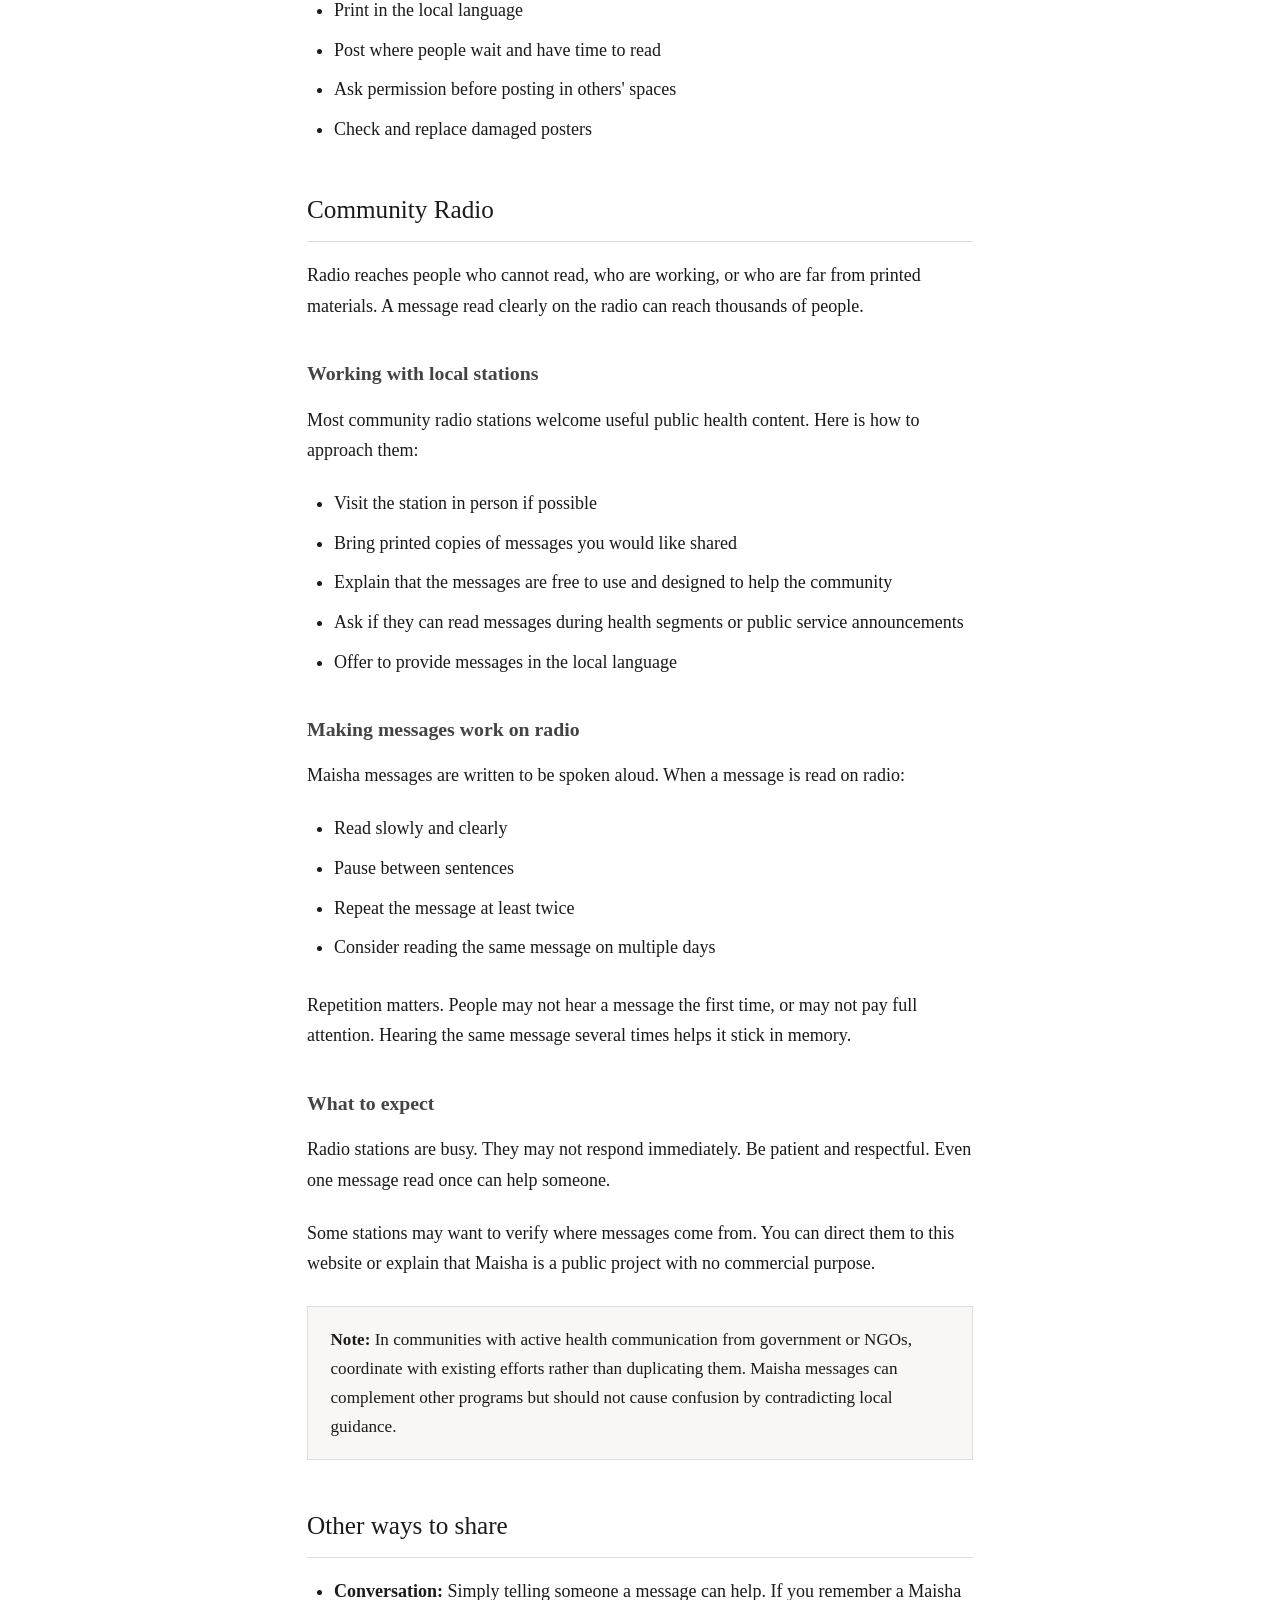
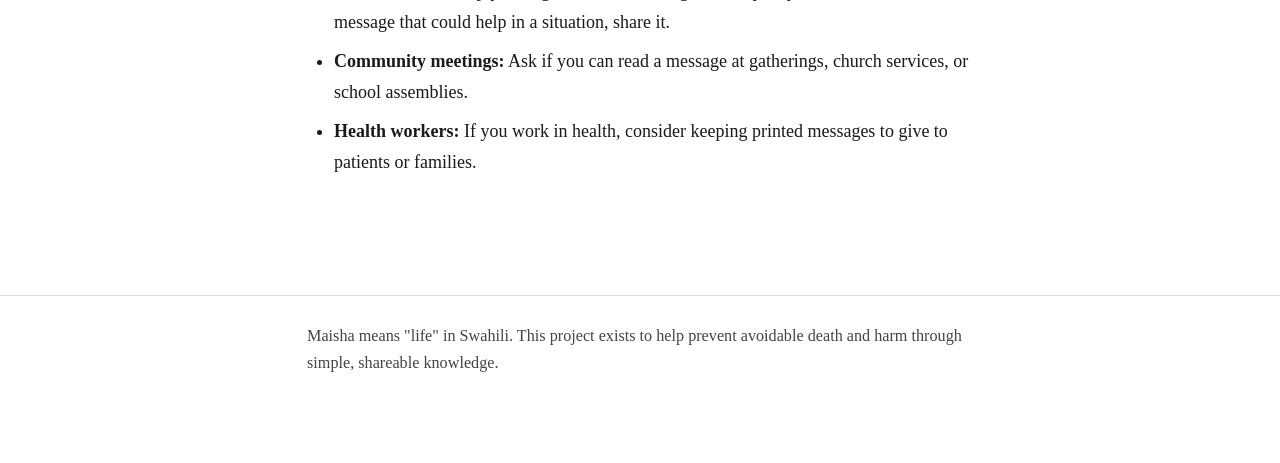
<file: spread.html>
<!DOCTYPE html>
<html lang="en">
<head>
  <meta charset="UTF-8">
  <meta name="viewport" content="width=device-width, initial-scale=1.0">
  <title>Spread Maisha - Maisha</title>
  <link rel="stylesheet" href="styles.css">
</head>
<body>
  <nav>
    <div class="container">
      <a href="index.html" class="site-name">Maisha</a>
      <a href="index.html">Home</a>
      <a href="messages.html">Messages</a>
      <a href="print.html">Print</a>
      <a href="spread.html" class="active">Spread</a>
      <a href="about.html">About</a>
      <a href="contribute.html">Contribute</a>
    </div>
  </nav>

  <main class="container">
    <h1>Spread Maisha</h1>

    <p>Maisha messages are meant to be shared. The more people who know a life-saving message, the more lives can be saved. Here are practical ways to spread messages in your community.</p>

    <h2>SMS and WhatsApp</h2>

    <p>Text messages reach people directly. A message on someone's phone can be saved and read again later.</p>

    <h3>How to share by text</h3>
    <ul>
      <li>Copy the message exactly as written</li>
      <li>Send to friends, family, and community groups</li>
      <li>Ask people to forward to others who might benefit</li>
      <li>Send one message at a time so each one gets attention</li>
    </ul>

    <h3>Tips</h3>
    <p>Maisha messages are written to fit in a single SMS. If a message is too long for your network, it may arrive in parts. Test by sending to yourself first.</p>

    <p>In WhatsApp groups, messages can spread quickly. Consider sharing one message per week rather than many at once. This gives each message time to be read and remembered.</p>

    <h2>Email</h2>

    <p>Email works well for reaching organizations, workplaces, and networks that use computers.</p>

    <h3>How to share by email</h3>
    <ul>
      <li>Send messages to workplace health committees</li>
      <li>Share with schools, churches, or community organizations</li>
      <li>Include a brief note explaining that the message can be printed or shared further</li>
      <li>Attach a printable version if you have one</li>
    </ul>

    <h2>Print</h2>

    <p>Printed messages last. A poster can share its message for months or years.</p>

    <p>See the <a href="print.html">Print Center</a> for detailed guidance on printing and posting messages.</p>

    <h3>Quick tips</h3>
    <ul>
      <li>Print in the local language</li>
      <li>Post where people wait and have time to read</li>
      <li>Ask permission before posting in others' spaces</li>
      <li>Check and replace damaged posters</li>
    </ul>

    <h2>Community Radio</h2>

    <p>Radio reaches people who cannot read, who are working, or who are far from printed materials. A message read clearly on the radio can reach thousands of people.</p>

    <h3>Working with local stations</h3>

    <p>Most community radio stations welcome useful public health content. Here is how to approach them:</p>

    <ul>
      <li>Visit the station in person if possible</li>
      <li>Bring printed copies of messages you would like shared</li>
      <li>Explain that the messages are free to use and designed to help the community</li>
      <li>Ask if they can read messages during health segments or public service announcements</li>
      <li>Offer to provide messages in the local language</li>
    </ul>

    <h3>Making messages work on radio</h3>

    <p>Maisha messages are written to be spoken aloud. When a message is read on radio:</p>

    <ul>
      <li>Read slowly and clearly</li>
      <li>Pause between sentences</li>
      <li>Repeat the message at least twice</li>
      <li>Consider reading the same message on multiple days</li>
    </ul>

    <p>Repetition matters. People may not hear a message the first time, or may not pay full attention. Hearing the same message several times helps it stick in memory.</p>

    <h3>What to expect</h3>

    <p>Radio stations are busy. They may not respond immediately. Be patient and respectful. Even one message read once can help someone.</p>

    <p>Some stations may want to verify where messages come from. You can direct them to this website or explain that Maisha is a public project with no commercial purpose.</p>

    <div class="note">
      <p><strong>Note:</strong> In communities with active health communication from government or NGOs, coordinate with existing efforts rather than duplicating them. Maisha messages can complement other programs but should not cause confusion by contradicting local guidance.</p>
    </div>

    <h2>Other ways to share</h2>

    <ul>
      <li><strong>Conversation:</strong> Simply telling someone a message can help. If you remember a Maisha message that could help in a situation, share it.</li>
      <li><strong>Community meetings:</strong> Ask if you can read a message at gatherings, church services, or school assemblies.</li>
      <li><strong>Health workers:</strong> If you work in health, consider keeping printed messages to give to patients or families.</li>
    </ul>

  </main>

  <footer>
    <div class="container">
      <p>Maisha means "life" in Swahili. This project exists to help prevent avoidable death and harm through simple, shareable knowledge.</p>
    </div>
  </footer>
</body>
</html>
</file>
<file: styles.css>
/* Maisha - Calm, accessible, printable styles */

:root {
  --text-primary: #1a1a1a;
  --text-secondary: #444;
  --bg-primary: #fff;
  --bg-secondary: #f8f7f5;
  --accent: #2c5530;
  --accent-light: #e8f0e8;
  --border: #ddd;
  --max-width: 720px;
}

* {
  box-sizing: border-box;
}

html {
  font-size: 18px;
}

body {
  font-family: Georgia, 'Times New Roman', serif;
  line-height: 1.7;
  color: var(--text-primary);
  background: var(--bg-primary);
  margin: 0;
  padding: 0;
}

.container {
  max-width: var(--max-width);
  margin: 0 auto;
  padding: 2rem 1.5rem;
}

/* Navigation */
nav {
  background: var(--bg-secondary);
  border-bottom: 1px solid var(--border);
  padding: 1rem 0;
}

nav .container {
  padding-top: 0;
  padding-bottom: 0;
  display: flex;
  flex-wrap: wrap;
  align-items: center;
  gap: 1rem;
}

.site-name {
  font-size: 1.4rem;
  font-weight: bold;
  color: var(--accent);
  text-decoration: none;
  margin-right: auto;
}

.site-name:hover {
  text-decoration: underline;
}

nav a {
  color: var(--text-secondary);
  text-decoration: none;
  font-size: 0.9rem;
}

nav a:hover {
  color: var(--accent);
  text-decoration: underline;
}

nav a.active {
  color: var(--accent);
  font-weight: bold;
}

/* Typography */
h1 {
  font-size: 2rem;
  font-weight: normal;
  margin: 0 0 1.5rem 0;
  color: var(--text-primary);
}

h2 {
  font-size: 1.4rem;
  font-weight: normal;
  margin: 2.5rem 0 1rem 0;
  color: var(--text-primary);
  border-bottom: 1px solid var(--border);
  padding-bottom: 0.5rem;
}

h3 {
  font-size: 1.1rem;
  font-weight: bold;
  margin: 2rem 0 0.75rem 0;
  color: var(--text-secondary);
}

p {
  margin: 0 0 1.25rem 0;
}

/* Lists */
ul, ol {
  margin: 0 0 1.5rem 0;
  padding-left: 1.5rem;
}

li {
  margin-bottom: 0.5rem;
}

/* Links */
a {
  color: var(--accent);
}

a:hover {
  text-decoration: none;
}

/* Blockquote */
blockquote {
  margin: 1.5rem 0;
  padding: 1rem 1.5rem;
  background: var(--accent-light);
  border-left: 4px solid var(--accent);
  font-style: italic;
}

blockquote p:last-child {
  margin-bottom: 0;
}

/* Message cards */
.message-card {
  background: var(--bg-secondary);
  border: 1px solid var(--border);
  padding: 1.25rem;
  margin-bottom: 1.5rem;
}

.message-card h3 {
  margin: 0 0 0.75rem 0;
  font-size: 1rem;
}

.message-card p {
  margin: 0;
  font-size: 1rem;
}

.message-meta {
  font-size: 0.85rem;
  color: var(--text-secondary);
  margin-top: 0.75rem;
}

/* Highlight box */
.highlight-box {
  background: var(--accent-light);
  border: 1px solid var(--accent);
  padding: 1.25rem;
  margin: 1.5rem 0;
}

.highlight-box p:last-child {
  margin-bottom: 0;
}

/* Note box */
.note {
  background: var(--bg-secondary);
  border: 1px solid var(--border);
  padding: 1rem 1.25rem;
  margin: 1.5rem 0;
  font-size: 0.95rem;
}

.note p:last-child {
  margin-bottom: 0;
}

/* Footer */
footer {
  margin-top: 3rem;
  padding: 1.5rem 0;
  border-top: 1px solid var(--border);
  font-size: 0.9rem;
  color: var(--text-secondary);
}

footer .container {
  padding-top: 0;
}

/* Print styles */
@media print {
  nav, footer {
    display: none;
  }

  body {
    font-size: 12pt;
    line-height: 1.5;
  }

  .container {
    max-width: 100%;
    padding: 0;
  }

  h1 {
    font-size: 18pt;
  }

  h2 {
    font-size: 14pt;
    page-break-after: avoid;
  }

  .message-card {
    page-break-inside: avoid;
    border: 1px solid #000;
  }

  a {
    color: #000;
    text-decoration: underline;
  }

  a[href]:after {
    content: " (" attr(href) ")";
    font-size: 0.8em;
  }

  nav a[href]:after,
  .site-name[href]:after {
    content: none;
  }
}

/* Responsive */
@media (max-width: 600px) {
  html {
    font-size: 16px;
  }

  .container {
    padding: 1.5rem 1rem;
  }

  nav .container {
    flex-direction: column;
    align-items: flex-start;
  }

  .site-name {
    margin-right: 0;
    margin-bottom: 0.5rem;
  }

  h1 {
    font-size: 1.6rem;
  }
}
</file>
